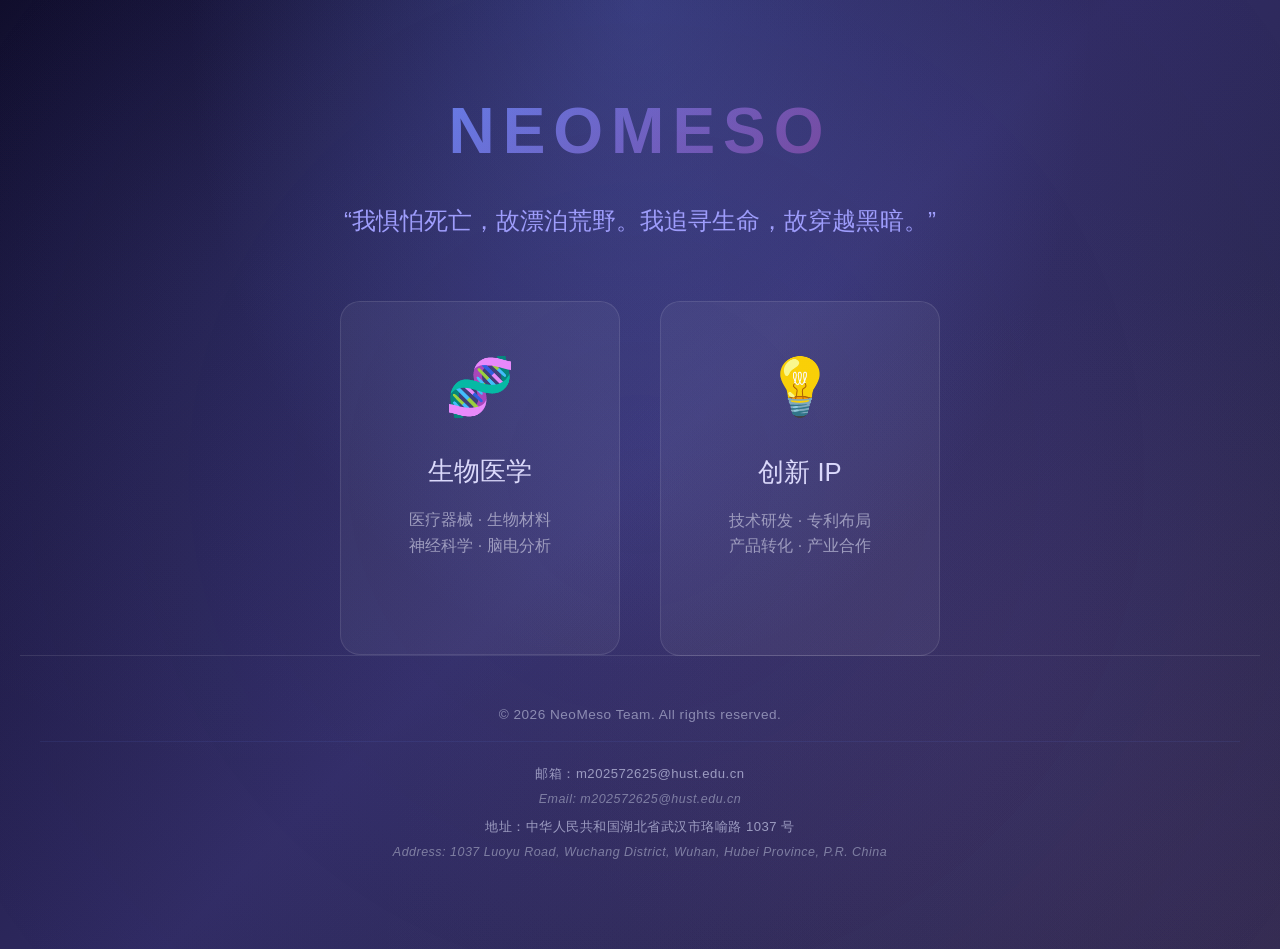
<file: index.html>
<!DOCTYPE html>
<html lang="zh-CN">
<head>
    <meta charset="UTF-8">
    <meta name="viewport" content="width=device-width, initial-scale=1.0">
    <title>NeoMeso - 智能新技术</title>
    <link rel="icon" href="resources/neomeso_logo.png" type="image/png">
    <link rel="stylesheet" href="css/common.css">
    <link rel="stylesheet" href="css/animations.css">
    <link rel="stylesheet" href="css/index.css">
</head>
<body>
    <div class="hero">
        <div class="logo">NEOMESO</div>
        <p class="tagline">“我惧怕死亡，故漂泊荒野。我追寻生命，故穿越黑暗。”</p>
        
        <div class="nav-cards">
            <a href="bioengineering.html" class="nav-card">
                <div class="nav-icon">🧬</div>
                <div class="nav-title">生物医学</div>
                <div class="nav-desc">医疗器械 · 生物材料<br>神经科学 · 脑电分析</div>
                <div class="nav-arrow">→ 了解更多</div>
            </a>
            
            <a href="ip.html" class="nav-card">
                <div class="nav-icon">💡</div>
                <div class="nav-title">创新 IP</div>
                <div class="nav-desc">技术研发 · 专利布局<br>产品转化 · 产业合作</div>
                <div class="nav-arrow">→ 了解更多</div>
            </a>
        </div>

        <div class="footer">
            <p>© 2026 NeoMeso Team. All rights reserved.</p>
            <div class="contact-info">
                <p>邮箱：m202572625@hust.edu.cn</p>
                <p class="en">Email: m202572625@hust.edu.cn</p>
                <p>地址：中华人民共和国湖北省武汉市珞喻路 1037 号</p>
                <p class="en">Address: 1037 Luoyu Road, Wuchang District, Wuhan, Hubei Province, P.R. China </p>
            </div>
        </div>
    </div>
    <script src="js/main.js"></script>
</body>
</html>
</file>
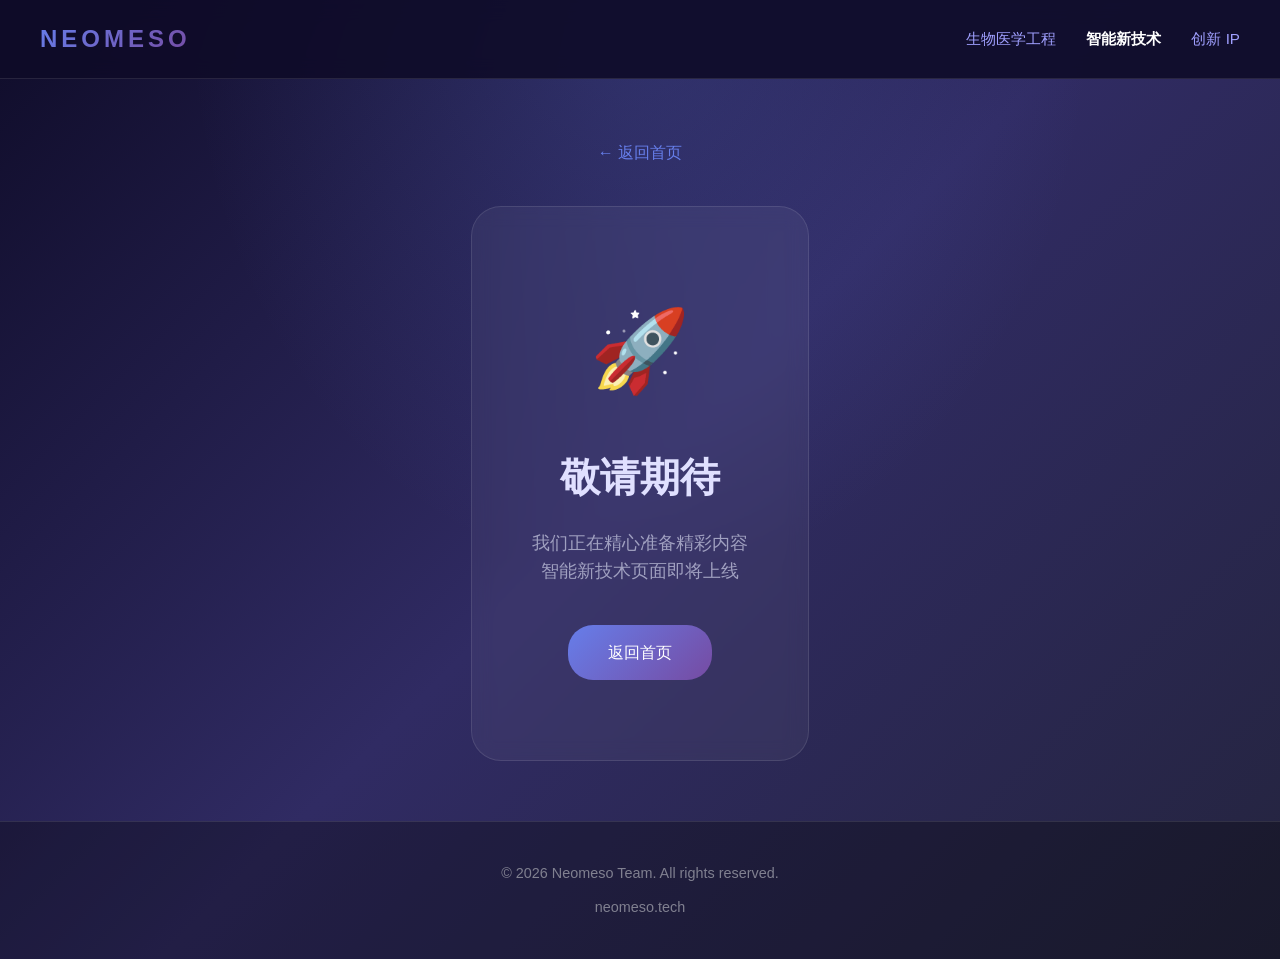
<file: ai.html>
<!DOCTYPE html>
<html lang="zh-CN">
<head>
    <meta charset="UTF-8">
    <meta name="viewport" content="width=device-width, initial-scale=1.0">
    <title>智能新技术 - Neomeso</title>
    <style>
        * {
            margin: 0;
            padding: 0;
            box-sizing: border-box;
        }

        body {
            font-family: 'Microsoft YaHei', 'PingFang SC', 'Segoe UI', sans-serif;
            background: linear-gradient(135deg, #0f0c29 0%, #302b63 50%, #24243e 100%);
            min-height: 100vh;
            color: #fff;
            line-height: 1.6;
        }

        .navbar {
            position: fixed;
            top: 0;
            left: 0;
            right: 0;
            background: rgba(15, 12, 41, 0.9);
            backdrop-filter: blur(10px);
            padding: 20px 40px;
            display: flex;
            justify-content: space-between;
            align-items: center;
            z-index: 1000;
            border-bottom: 1px solid rgba(255, 255, 255, 0.1);
        }

        .nav-logo {
            font-size: 1.5em;
            font-weight: bold;
            background: linear-gradient(135deg, #667eea 0%, #764ba2 100%);
            -webkit-background-clip: text;
            -webkit-text-fill-color: transparent;
            background-clip: text;
            text-decoration: none;
            letter-spacing: 4px;
        }

        .nav-links {
            display: flex;
            gap: 30px;
        }

        .nav-link {
            color: #a0a0ff;
            text-decoration: none;
            font-size: 0.95em;
            transition: color 0.3s ease;
        }

        .nav-link:hover {
            color: #fff;
        }

        .nav-link.active {
            color: #fff;
            font-weight: bold;
        }

        .hero {
            padding: 140px 20px 60px;
            text-align: center;
            background: radial-gradient(ellipse at top, rgba(102, 126, 234, 0.2) 0%, transparent 50%);
            min-height: 80vh;
            display: flex;
            flex-direction: column;
            justify-content: center;
            align-items: center;
        }

        .page-title {
            font-size: 3em;
            margin-bottom: 20px;
            background: linear-gradient(135deg, #667eea 0%, #764ba2 100%);
            -webkit-background-clip: text;
            -webkit-text-fill-color: transparent;
            background-clip: text;
            animation: fadeInDown 1s ease-out;
        }

        .page-subtitle {
            font-size: 1.3em;
            color: #a0a0ff;
            margin-bottom: 60px;
            animation: fadeInUp 1s ease-out 0.2s both;
        }

        .coming-soon {
            background: rgba(255, 255, 255, 0.05);
            backdrop-filter: blur(10px);
            border: 1px solid rgba(255, 255, 255, 0.1);
            border-radius: 30px;
            padding: 80px 60px;
            max-width: 600px;
            animation: fadeInUp 1s ease-out 0.4s both;
        }

        .coming-soon-icon {
            font-size: 5em;
            margin-bottom: 30px;
            animation: bounce 2s infinite;
        }

        .coming-soon-title {
            font-size: 2.5em;
            color: #e0e0ff;
            margin-bottom: 20px;
        }

        .coming-soon-desc {
            font-size: 1.1em;
            color: #a0a0c0;
            margin-bottom: 40px;
        }

        .notify-btn {
            background: linear-gradient(135deg, #667eea 0%, #764ba2 100%);
            color: white;
            border: none;
            padding: 15px 40px;
            border-radius: 25px;
            font-size: 1em;
            cursor: pointer;
            transition: all 0.3s ease;
            text-decoration: none;
            display: inline-block;
        }

        .notify-btn:hover {
            transform: translateY(-3px);
            box-shadow: 0 10px 30px rgba(102, 126, 234, 0.4);
        }

        .footer {
            background: rgba(0, 0, 0, 0.3);
            padding: 40px 20px;
            text-align: center;
            border-top: 1px solid rgba(255, 255, 255, 0.1);
            margin-top: auto;
        }

        .footer p {
            color: #808090;
            font-size: 0.9em;
        }

        .back-link {
            display: inline-block;
            margin-bottom: 40px;
            color: #667eea;
            text-decoration: none;
            font-size: 1em;
            transition: all 0.3s ease;
        }

        .back-link:hover {
            color: #a0a0ff;
            transform: translateX(-5px);
        }

        @keyframes fadeInDown {
            from {
                opacity: 0;
                transform: translateY(-30px);
            }
            to {
                opacity: 1;
                transform: translateY(0);
            }
        }

        @keyframes fadeInUp {
            from {
                opacity: 0;
                transform: translateY(30px);
            }
            to {
                opacity: 1;
                transform: translateY(0);
            }
        }

        @keyframes bounce {
            0%, 100% {
                transform: translateY(0);
            }
            50% {
                transform: translateY(-20px);
            }
        }

        @media (max-width: 768px) {
            .navbar {
                padding: 15px 20px;
                flex-direction: column;
                gap: 15px;
            }
            .nav-links {
                gap: 20px;
            }
            .page-title {
                font-size: 2em;
            }
            .coming-soon {
                padding: 60px 30px;
            }
            .coming-soon-title {
                font-size: 1.8em;
            }
            .coming-soon-icon {
                font-size: 3.5em;
            }
        }
    </style>
</head>
<body>
    <nav class="navbar">
        <a href="index.html" class="nav-logo">NEOMESO</a>
        <div class="nav-links">
            <a href="bioengineering.html" class="nav-link">生物医学工程</a>
            <a href="ai.html" class="nav-link active">智能新技术</a>
            <a href="ip.html" class="nav-link">创新 IP</a>
        </div>
    </nav>

    <div class="hero">
        <a href="index.html" class="back-link">← 返回首页</a>
        
        <div class="coming-soon">
            <div class="coming-soon-icon">🚀</div>
            <h1 class="coming-soon-title">敬请期待</h1>
            <p class="coming-soon-desc">
                我们正在精心准备精彩内容<br>
                智能新技术页面即将上线
            </p>
            <a href="index.html" class="notify-btn">返回首页</a>
        </div>
    </div>

    <footer class="footer">
        <p>© 2026 Neomeso Team. All rights reserved.</p>
        <p style="margin-top: 10px;">neomeso.tech</p>
    </footer>
</body>
</html>
</file>
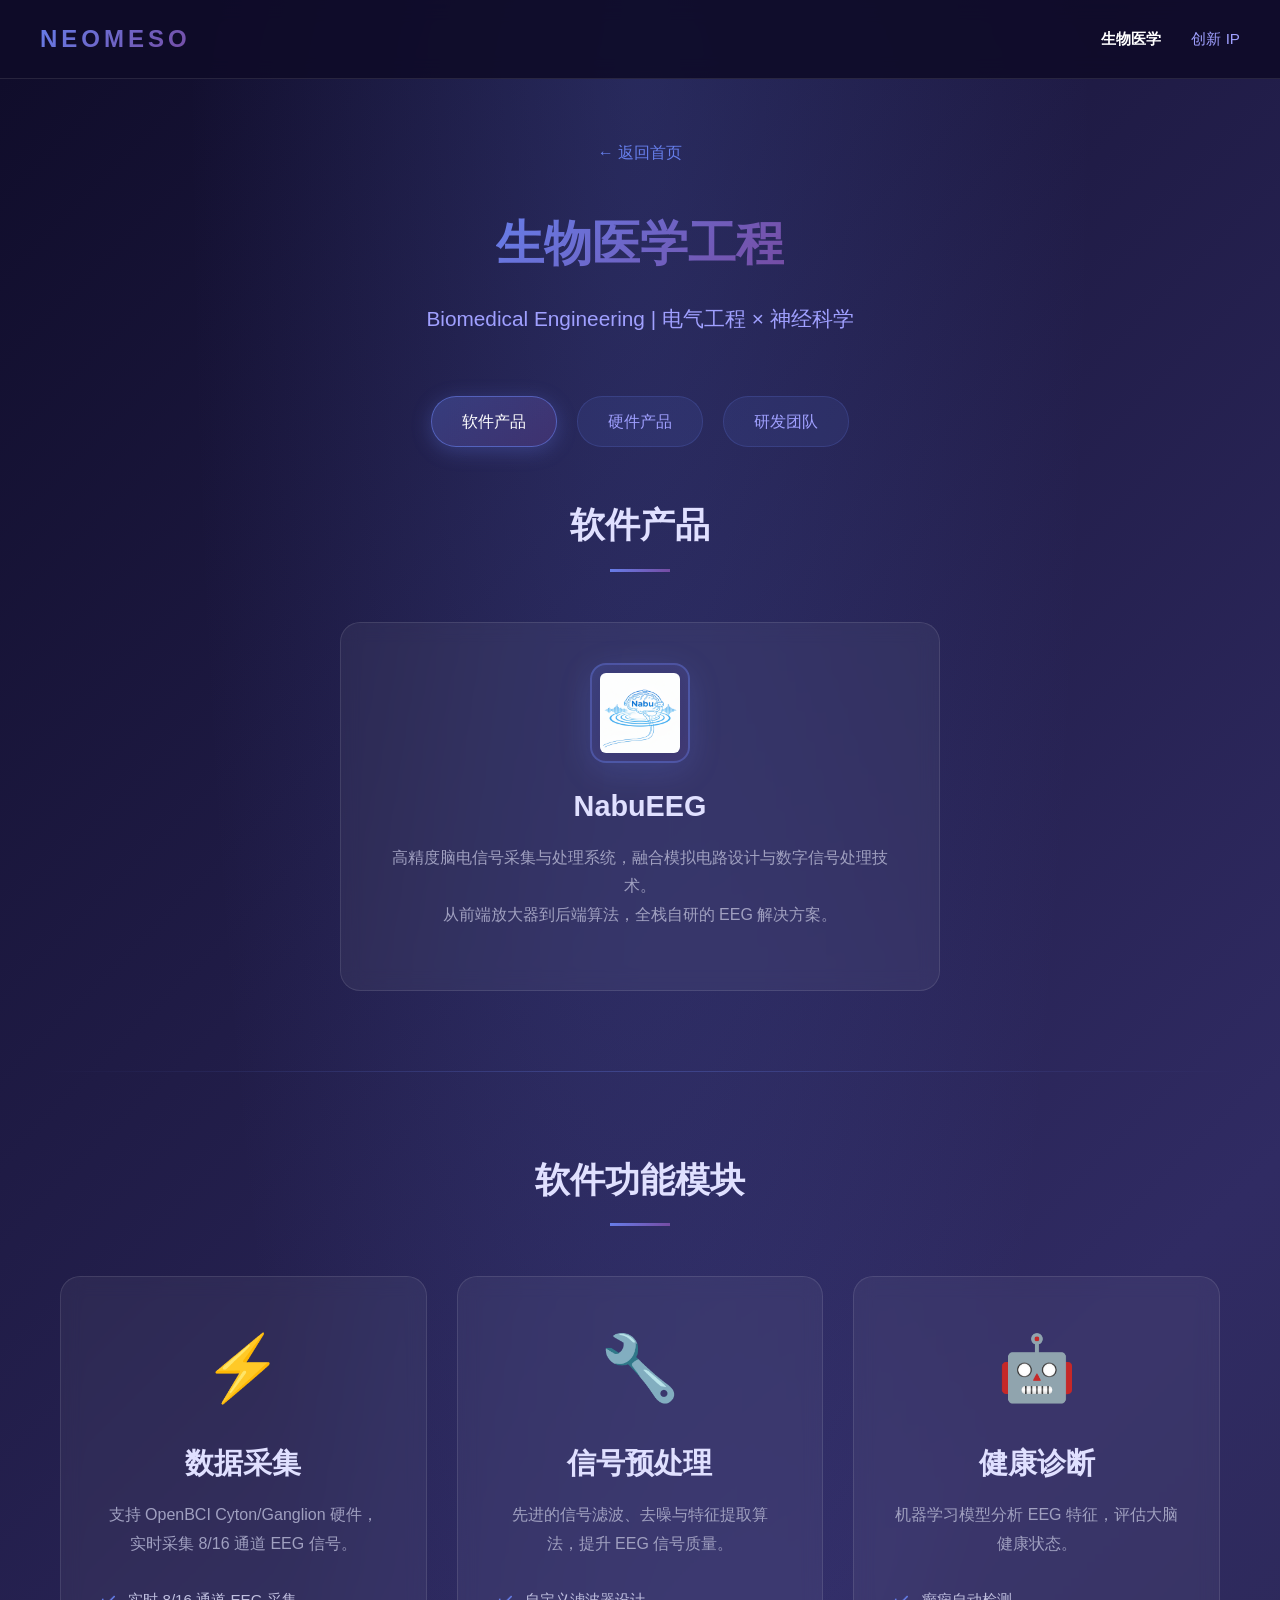
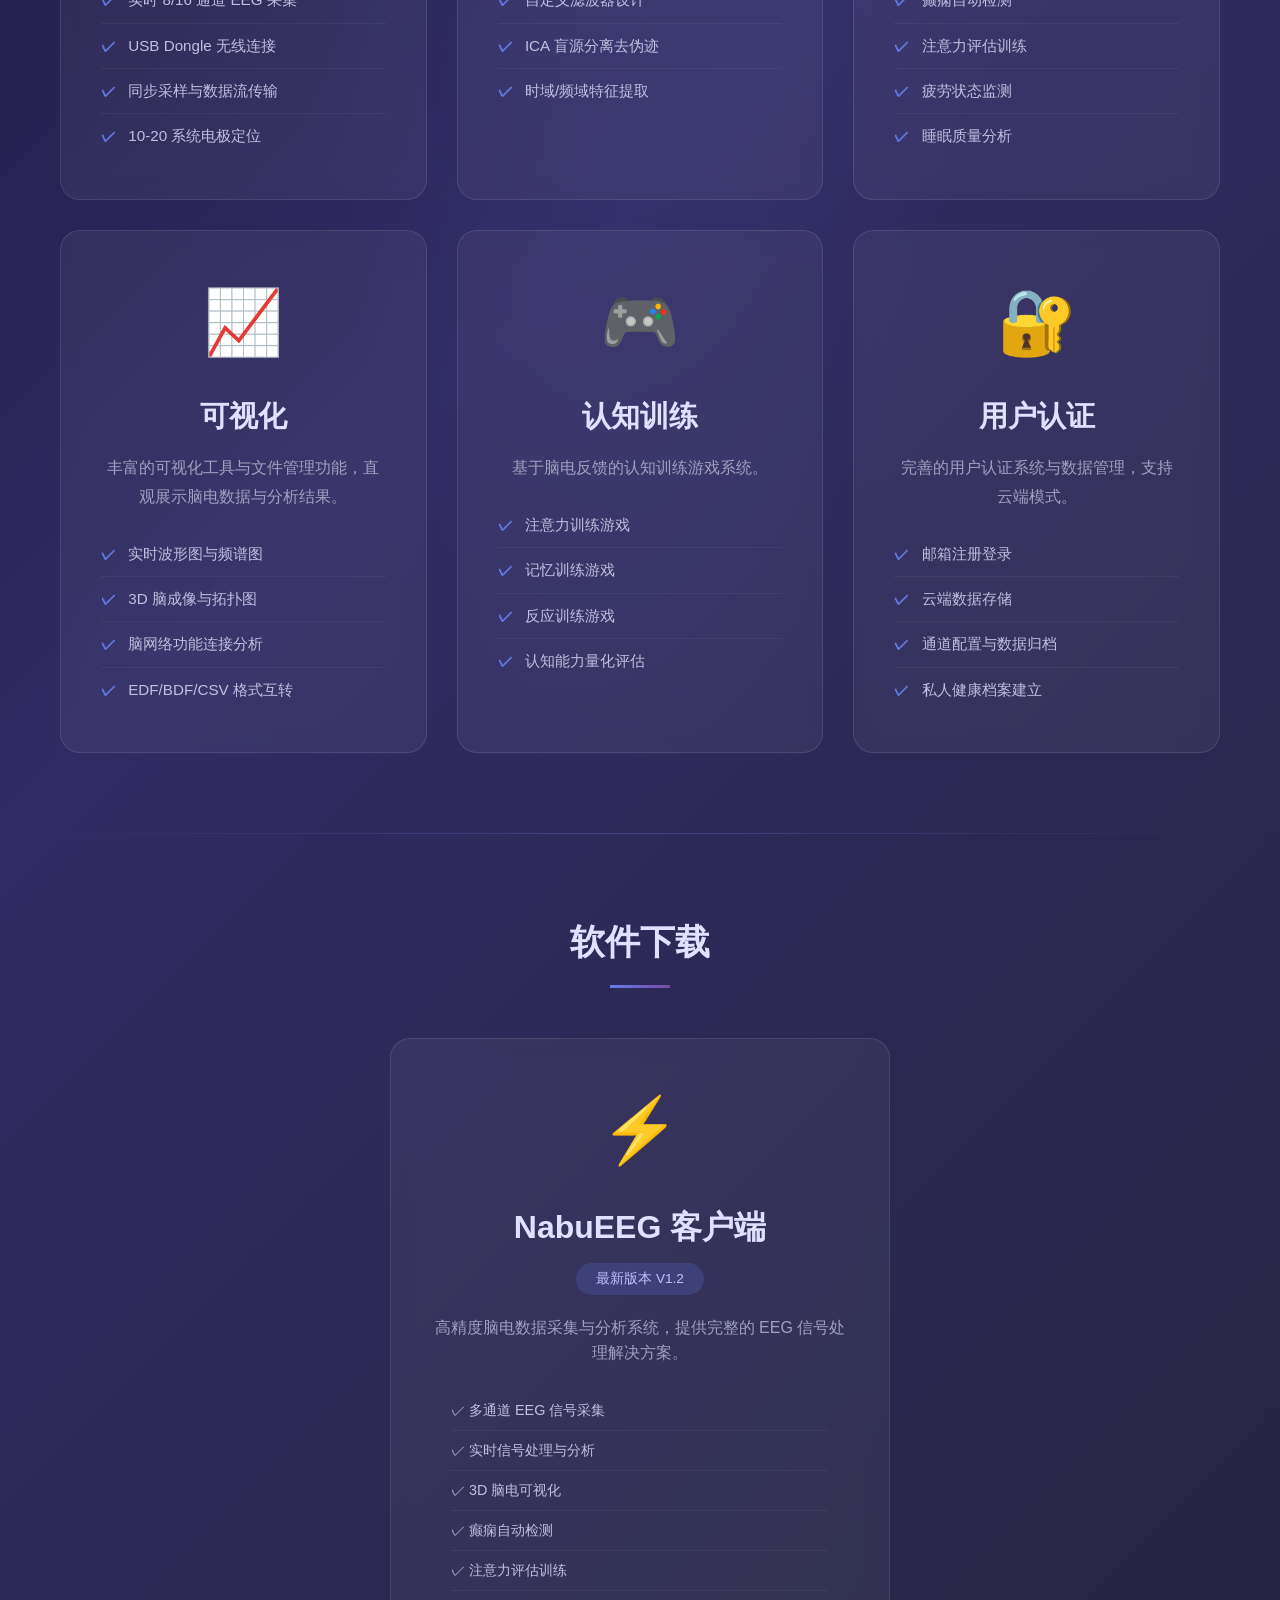
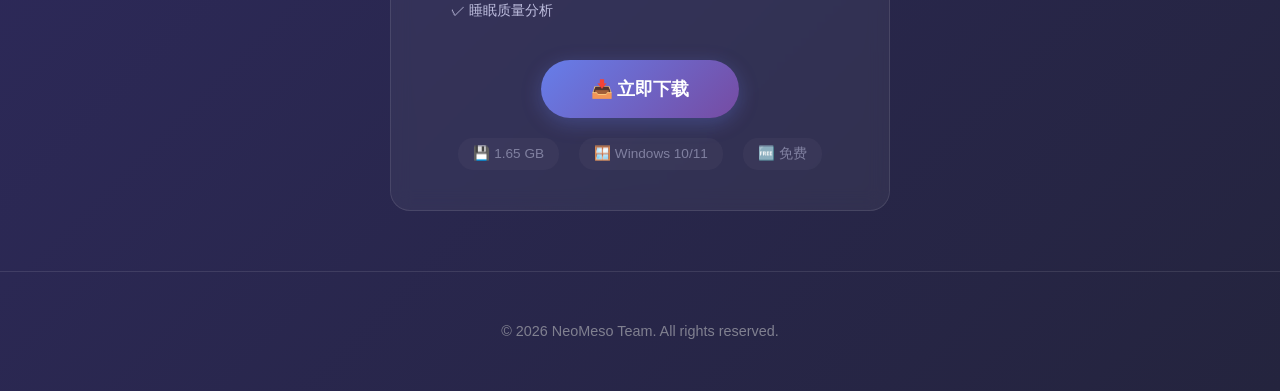
<file: bioengineering.html>
<!DOCTYPE html>
<html lang="zh-CN">
<head>
    <meta charset="UTF-8">
    <meta name="viewport" content="width=device-width, initial-scale=1.0">
    <title>生物医学工程 - NeoMeso</title>
    <link rel="icon" href="resources/neomeso_logo.png" type="image/png">
    <link rel="stylesheet" href="css/common.css">
    <link rel="stylesheet" href="css/animations.css">
    <link rel="stylesheet" href="css/bioengineering.css">
</head>
<body>
    <nav class="navbar">
        <a href="index.html" class="nav-logo">NEOMESO</a>
        <div class="nav-links">
            <a href="bioengineering.html" class="nav-link active">生物医学</a>
            <a href="ip.html" class="nav-link">创新 IP</a>
        </div>
    </nav>

    <div class="hero">
        <a href="index.html" class="back-link">← 返回首页</a>
        <h1 class="page-title">生物医学工程</h1>
        <p class="page-subtitle">Biomedical Engineering | 电气工程 × 神经科学</p>

        <!-- 次级导航菜单 -->
        <div class="sub-nav">
            <a href="#software" class="sub-nav-link active" data-section="software">软件产品</a>
            <a href="#hardware" class="sub-nav-link" data-section="hardware">硬件产品</a>
            <a href="#team" class="sub-nav-link" data-section="team">研发团队</a>
        </div>

        <!-- 软件产品区 -->
        <div id="software-section" class="content-section active">
            <h2 class="section-title">软件产品</h2>
            <div class="products-grid">
                <div class="product-card" style="grid-column: span 2; max-width: 600px; margin: 0 auto;">
                    <img src="resources/NabEEG_logo.png" alt="NabuEEG Logo" class="product-logo">
                    <h3 class="product-name">NabuEEG</h3>
                    <p class="product-desc">
                        高精度脑电信号采集与处理系统，融合模拟电路设计与数字信号处理技术。<br>
                        从前端放大器到后端算法，全栈自研的 EEG 解决方案。
                    </p>
                </div>
            </div>

            <div class="section-divider"></div>

            <!-- 功能模块区 -->
            <h2 class="section-title">软件功能模块</h2>
        <div class="products-grid">
            <div class="product-card">
                <div class="product-icon">⚡</div>
                <h3 class="product-name">数据采集</h3>
                <p class="product-desc">
                    支持 OpenBCI Cyton/Ganglion 硬件，实时采集 8/16 通道 EEG 信号。
                </p>
                <ul class="product-features">
                    <li>实时 8/16 通道 EEG 采集</li>
                    <li>USB Dongle 无线连接</li>
                    <li>同步采样与数据流传输</li>
                    <li>10-20 系统电极定位</li>
                </ul>
            </div>

            <div class="product-card">
                <div class="product-icon">🔧</div>
                <h3 class="product-name">信号预处理</h3>
                <p class="product-desc">
                    先进的信号滤波、去噪与特征提取算法，提升 EEG 信号质量。
                </p>
                <ul class="product-features">
                    <li>自定义滤波器设计</li>
                    <li>ICA 盲源分离去伪迹</li>
                    <li>时域/频域特征提取</li>
                </ul>
            </div>

            <div class="product-card">
                <div class="product-icon">🤖</div>
                <h3 class="product-name">健康诊断</h3>
                <p class="product-desc">
                    机器学习模型分析 EEG 特征，评估大脑健康状态。
                </p>
                <ul class="product-features">
                    <li>癫痫自动检测</li>
                    <li>注意力评估训练</li>
                    <li>疲劳状态监测</li>
                    <li>睡眠质量分析</li>
                </ul>
            </div>

            <div class="product-card">
                <div class="product-icon">📈</div>
                <h3 class="product-name">可视化</h3>
                <p class="product-desc">
                    丰富的可视化工具与文件管理功能，直观展示脑电数据与分析结果。
                </p>
                <ul class="product-features">
                    <li>实时波形图与频谱图</li>
                    <li>3D 脑成像与拓扑图</li>
                    <li>脑网络功能连接分析</li>
                    <li>EDF/BDF/CSV 格式互转</li>
                </ul>
            </div>

            <div class="product-card">
                <div class="product-icon">🎮</div>
                <h3 class="product-name">认知训练</h3>
                <p class="product-desc">
                    基于脑电反馈的认知训练游戏系统。
                </p>
                <ul class="product-features">
                    <li>注意力训练游戏</li>
                    <li>记忆训练游戏</li>
                    <li>反应训练游戏</li>
                    <li>认知能力量化评估</li>
                </ul>
            </div>

            <div class="product-card">
                <div class="product-icon">🔐</div>
                <h3 class="product-name">用户认证</h3>
                <p class="product-desc">
                    完善的用户认证系统与数据管理，支持云端模式。
                </p>
                <ul class="product-features">
                    <li>邮箱注册登录</li>
                    <li>云端数据存储</li>
                    <li>通道配置与数据归档</li>
                    <li>私人健康档案建立</li>
                </ul>
            </div>
        </div>

        <div class="section-divider"></div>

        <!-- 软件下载区 -->
        <h2 class="section-title">软件下载</h2>
        <div class="download-grid">
            <div class="download-card">
                <div class="download-icon">⚡</div>
                <h3 class="download-name">NabuEEG 客户端</h3>
                <p class="download-version">最新版本 V1.2</p>
                <p class="download-desc">
                    高精度脑电数据采集与分析系统，提供完整的 EEG 信号处理解决方案。
                </p>
                <ul class="download-features">
                    <li>✓ 多通道 EEG 信号采集</li>
                    <li>✓ 实时信号处理与分析</li>
                    <li>✓ 3D 脑电可视化</li>
                    <li>✓ 癫痫自动检测</li>
                    <li>✓ 注意力评估训练</li>
                    <li>✓ 睡眠质量分析</li>
                </ul>
                <a href="nabueeg-download.html" class="download-btn">
                    📥 立即下载
                </a>
                <div class="download-meta">
                    <span class="meta-item">💾 1.65 GB</span>
                    <span class="meta-item">🪟 Windows 10/11</span>
                    <span class="meta-item">🆓 免费</span>
                </div>
            </div>
        </div>
        </div>

        <!-- 硬件产品区 -->
        <div id="hardware-section" class="content-section">
            <h2 class="section-title">硬件产品</h2>
            <p class="section-intro">
                便携式经颅磁刺激系统，采用先进的线圈设计与电源管理技术，<br>
                为失眠、抑郁症等神经精神疾病提供非药物干预解决方案。
            </p>
            
            <div class="products-grid">
                <!-- 超紧凑磁刺激器 -->
                <div class="product-card">
                    <div class="product-icon">⚡</div>
                    <h3 class="product-name">超紧凑磁刺激器</h3>
                    <p class="product-desc">
                        便携式 TMS 功率系统，采用高压 DC/DC 模块与高效能量回收电路，支持电池供电。
                    </p>
                    <ul class="product-features">
                        <li>尺寸：20cm × 15cm × 10cm，重量＜2kg</li>
                        <li>基于 18V 锂电池供电的双有源桥（DAB）升降压拓扑</li>
                        <li>输出频率 1-40Hz 可调重复双向脉冲</li>
                        <li>峰值电流达 5kA，毫秒级快速充电</li>
                        <li>高密度储能电容模块，高效能量管理</li>
                        <li>支持无线操作，床边治疗/居家干预</li>
                    </ul>
                </div>

                <!-- 轻量化磁芯八字线圈 -->
                <div class="product-card">
                    <div class="product-icon">🔬</div>
                    <h3 class="product-name">轻量化磁芯八字线圈</h3>
                    <p class="product-desc">
                        基于逆变界元法（IBEM）逆向设计的定制化线圈，实现靶点精准刺激与能效最优化。
                    </p>
                    <ul class="product-features">
                        <li>尺寸：75mm × 50mm，重量约 2kg</li>
                        <li>双 T 型磁芯结构，HiFlux 合金粉末磁芯（μ=125）</li>
                        <li>矩形利兹线绕组设计，提升穿透深度与能量效率</li>
                        <li>最大磁通密度达 1.2Tesla</li>
                        <li>1100A 脉冲电流产生 97V/m 感应电场</li>
                        <li>半值深度 1.45cm，精准覆盖前额叶等关键区域</li>
                        <li>典型治疗模式温升＜8°C，无需主动散热</li>
                    </ul>
                </div>
            </div>

            <div class="section-divider"></div>

            <!-- 核心技术展示 -->
            <h2 class="section-title">核心技术优势</h2>
            <div class="tech-showcase">
                <div class="tech-item">
                    <div class="tech-icon">🔋</div>
                    <h4>高效便携式储能与脉冲电源技术</h4>
                    <p>
                        创新采用双有源桥（DAB）升降压拓扑，在电池电压下实现高效能量变换。
                        储能电容毫秒级快速充电，支持最高 40Hz 频率输出，为可穿戴 TMS 治疗提供稳定、安全、便携的能量基础。
                    </p>
                </div>

                <div class="tech-item">
                    <div class="tech-icon">️🌙</div>
                    <h4>多物理场仿真优化与静音设计</h4>
                    <p>
                        通过多物理场仿真优化结构布局，典型治疗模式（1Hz，20min）下温升低于 8°C。
                        无需风扇或液冷等主动散热装置，实现静音、免维护的家用体验，保障长期运行可靠性。
                    </p>
                </div>

                <div class="tech-item">
                    <div class="tech-icon">🏠</div>
                    <h4>便携化与居家医疗场景突破</h4>
                    <p>
                        整体系统重量＜4kg，支持电池供电、无线操作。
                        打破传统 TMS 设备笨重、固定、依赖市电的局限，推动神经调控技术向基层医疗、社区康复和家庭健康场景延伸。
                    </p>
                </div>
            </div>

            <div class="section-divider"></div>

            <!-- 产品规格参数 -->
            <h2 class="section-title">产品规格参数</h2>
            <div class="specs-table">
                <table>
                    <thead>
                        <tr>
                            <th>参数项目</th>
                            <th>规格指标</th>
                        </tr>
                    </thead>
                    <tbody>
                        <tr>
                            <td>磁刺激器尺寸</td>
                            <td>20cm × 15cm × 10cm</td>
                        </tr>
                        <tr>
                            <td>磁刺激器重量</td>
                            <td>＜2kg</td>
                        </tr>
                        <tr>
                            <td>线圈尺寸</td>
                            <td>75mm × 50mm</td>
                        </tr>
                        <tr>
                            <td>线圈重量</td>
                            <td>约 2kg</td>
                        </tr>
                        <tr>
                            <td>供电方式</td>
                            <td>18V 锂电池供电</td>
                        </tr>
                        <tr>
                            <td>输出脉冲频率</td>
                            <td>1-40Hz 可调</td>
                        </tr>
                        <tr>
                            <td>峰值输出电流</td>
                            <td>5kA</td>
                        </tr>
                        <tr>
                            <td>最大磁通密度</td>
                            <td>1.2 Tesla</td>
                        </tr>
                        <tr>
                            <td>感应电场强度</td>
                            <td>97 V/m @ 1100A</td>
                        </tr>
                        <tr>
                            <td>半值深度</td>
                            <td>1.45 cm</td>
                        </tr>
                        <tr>
                            <td>温升控制</td>
                            <td>＜8°C (1Hz, 20min)</td>
                        </tr>
                        <tr>
                            <td>通信方式</td>
                            <td>USB Dongle 无线连接</td>
                        </tr>
                    </tbody>
                </table>
            </div>

            <div class="section-divider"></div>

            <!-- 制造与质量控制 -->
            <h2 class="section-title">制造工艺与质量控制</h2>
            <div class="manufacturing-grid">
                <div class="manufacturing-card">
                    <h4>🔌 电源模块制造</h4>
                    <p>电路板 PCB 打印与元器件焊接（嘉立创 JLCPCB）→ 外壳定制（伟创力 WEdirekt）→ 组装测试（宏电子 HONTEC）</p>
                </div>
                <div class="manufacturing-card">
                    <h4>🧲 线圈模块制造</h4>
                    <p>线圈绕制与绝缘处理（华磁电子）→ 磁芯加工与装配（深圳磁研）→ 整体封装与测试校准（精测电子）</p>
                </div>
                <div class="manufacturing-card">
                    <h4>✅ 质量控制体系</h4>
                    <p>符合 ISO 13485 医疗设备质量管理体系标准，全流程质量监控，关键控制点检测，最终出货检验</p>
                </div>
            </div>

            <div class="section-divider"></div>

            <!-- 产品购买 -->
            <h2 class="section-title">产品购买</h2>
            <div class="purchase-section">
                <div class="purchase-container">
                    <div class="purchase-card">
                        <div class="purchase-icon">🛒</div>
                        <h3>便携经颅磁刺激器</h3>
                        <p class="purchase-desc">
                            创新便携式设计，支持居家使用<br>
                            无线操作，电池供电，轻便安全
                        </p>
                        <a href="#" class="buy-btn" onclick="showContactModal(event)">立即购买</a>
                    </div>

                    <div class="purchase-features">
                        <div class="feature-item">
                            <div class="feature-icon">🔋</div>
                            <div class="feature-text">
                                <h4>长续航电池</h4>
                                <p>18V 锂电池，支持多次治疗</p>
                            </div>
                        </div>
                        <div class="feature-item">
                            <div class="feature-icon">📱</div>
                            <div class="feature-text">
                                <h4>智能控制</h4>
                                <p>USB Dongle 无线连接，便捷操作</p>
                            </div>
                        </div>
                        <div class="feature-item">
                            <div class="feature-icon">🛡️</div>
                            <div class="feature-text">
                                <h4>安全保障</h4>
                                <p>符合医疗设备安全标准</p>
                            </div>
                        </div>
                        <div class="feature-item">
                            <div class="feature-icon">📦</div>
                            <div class="feature-text">
                                <h4>全国包邮</h4>
                                <p>免费配送，售后无忧</p>
                            </div>
                        </div>
                    </div>
                </div>
            </div>
        </div>

        <!-- 团队介绍区 -->
        <div id="team-section" class="content-section">
        <h2 class="section-title" id="team">研发团队</h2>
        <div class="team-section">
            
            <!-- 团队介绍卡片 -->
            <div class="team-container">
                <div class="team-card">
                    <div class="team-icon">⚡🧠</div>
                    <h2 class="team-name">NabuNeuro</h2>
                    <p class="team-slogan">工程思维 × 神经科学 × 技术创新</p>
                    <p class="team-desc">
                        由电气工程师与神经科学家组成的跨学科研发团队，<br>
                        融合电子工程、信号处理与脑科学，开发创新的神经科技解决方案。<br>
                        用工程思维探索大脑奥秘，以技术创新推动脑科学发展。
                    </p>
                    
                    <div class="team-mission">
                        <h3 class="mission-title">🎯 我们的使命</h3>
                        <p class="mission-text">
                            通过自主研发的高精度脑电采集与分析技术，降低神经科学研究门槛，<br>
                            让脑机接口技术走进更多实验室和应用场景。
                        </p>
                    </div>

                    <div class="team-tech">
                        <h3 class="tech-section-title">🔬 核心技术领域</h3>
                        <div class="tech-tags">
                            <span class="tech-tag">🧠 脑机接口</span>
                            <span class="tech-tag">📊 神经信号处理</span>
                            <span class="tech-tag">⚡ 电路设计</span>
                            <span class="tech-tag">💻 嵌入式系统</span>
                            <span class="tech-tag">🔬 生物电信号</span>
                            <span class="tech-tag">🎯 神经调控技术</span>
                            <span class="tech-tag">🤖 机器学习</span>
                            <span class="tech-tag">📈 数据可视化</span>
                        </div>
                    </div>

                    <div class="team-stats">
                        <div class="stat-item">
                            <span class="stat-number">5+</span>
                            <span class="stat-label">年研发经验</span>
                        </div>
                        <div class="stat-item">
                            <span class="stat-number">10+</span>
                            <span class="stat-label">项核心技术</span>
                        </div>
                        <div class="stat-item">
                            <span class="stat-number">100+</span>
                            <span class="stat-label">服务用户</span>
                        </div>
                    </div>
                </div>
            </div>

            <!-- 分割线 -->
            <div class="section-divider"></div>

            <!-- 团队动态 -->
            <div class="team-news-section">
                <h2 class="section-title">团队动态</h2>
                <div class="news-container">
                    <div class="news-grid">
                        <div class="news-card">
                            <div class="news-date">2026-03</div>
                            <h3 class="news-title">NabuEEG V1.2 版本发布</h3>
                            <p class="news-desc">新增实时信号处理模块，优化 3D 可视化分析功能，提升用户体验。</p>
                        </div>
                        <div class="news-card">
                            <div class="news-date">2026-02</div>
                            <h3 class="news-title">技术创新突破</h3>
                            <p class="news-desc">成功研发新一代高精度脑电信号采集技术，信噪比提升 30%。</p>
                        </div>
                        <div class="news-card">
                            <div class="news-date">2026-01</div>
                            <h3 class="news-title">用户突破 100+</h3>
                            <p class="news-desc">感谢广大科研工作者的信任与支持，我们将继续提供更优质的产品和服务。</p>
                        </div>
                    </div>
                </div>
            </div>

            <!-- 分割线 -->
            <div class="section-divider"></div>

            <!-- 团队成员 -->
            <div class="team-members-section">
                <h2 class="section-title">团队成员</h2>
                <div class="members-container">
                    <div class="members-grid">
                        <div class="member-card">
                            <div class="member-avatar">👩‍</div>
                            <h3 class="member-name">黄俊卿</h3>
                            <p class="member-role">创始人 & CEO</p>
                            <p class="member-desc">电气工程专业硕士</p>
                        </div>
                        <div class="member-card">
                            <div class="member-avatar">👩‍</div>
                            <h3 class="member-name">焦丽鑫</h3>
                                <p class="member-role">首席科学家</p>
                                <p class="member-desc">电气工程专业硕士</p>
                            </div>
                            <div class="member-card">
                                <div class="member-avatar">👩</div>
                                <h3 class="member-name">钱婧怡</h3>
                                <p class="member-role">技术总监</p>
                                <p class="member-desc">电气工程专业硕士</p>
                            </div>
                            <div class="member-card">
                                <div class="member-avatar">👩</div>
                                <h3 class="member-name">李苗苗</h3>
                                <p class="member-role">硬件负责人</p>
                                <p class="member-desc">电气工程专业硕士</p>
                            </div>
                        </div>
                    </div>
                </div>
            </div>
        </div>
        </div>
    </div>

    <footer class="footer">
        <p>© 2026 NeoMeso Team. All rights reserved.</p>
    </footer>

    <!-- 联系方式弹窗 -->
    <div id="contact-modal" class="modal">
        <div class="modal-content">
            <span class="modal-close" onclick="closeContactModal()">&times;</span>
            <div class="modal-icon">📧</div>
            <h2 class="modal-title">联系我们</h2>
            <p class="modal-desc">如需购买产品或咨询详情，请通过以下方式联系我们：</p>
            <div class="contact-info">
                <div class="contact-item">
                    <div class="contact-icon">📱</div>
                    <div class="contact-text">
                        <h4>微信 / 电话</h4>
                        <p>+86 182 6288 7656</p>
                    </div>
                </div>
                <div class="contact-item">
                    <div class="contact-icon">📧</div>
                    <div class="contact-text">
                        <h4>电子邮箱</h4>
                        <p>m202572625@hust.edu.cn</p>
                    </div>
                </div>
                <div class="contact-item">
                    <div class="contact-icon">💬</div>
                    <div class="contact-text">
                        <h4>在线咨询</h4>
                        <p>工作日 9:00-18:00</p>
                    </div>
                </div>
            </div>
            <button class="modal-btn" onclick="closeContactModal()">我知道了</button>
        </div>
    </div>

    <script>
        // 次级导航菜单切换功能
        document.querySelectorAll('.sub-nav-link').forEach(link => {
            link.addEventListener('click', function(e) {
                e.preventDefault();
                
                // 获取目标部分
                const targetId = this.getAttribute('data-section');
                
                // 移除所有激活状态
                document.querySelectorAll('.sub-nav-link').forEach(l => l.classList.remove('active'));
                document.querySelectorAll('.content-section').forEach(section => {
                    section.classList.remove('active');
                });
                
                // 添加当前激活状态
                this.classList.add('active');
                document.getElementById(`${targetId}-section`).classList.add('active');
            });
        });

        // 联系方式弹窗功能
        function showContactModal(event) {
            event.preventDefault();
            const modal = document.getElementById('contact-modal');
            modal.style.display = 'flex';
            setTimeout(() => {
                modal.querySelector('.modal-content').style.opacity = '1';
                modal.querySelector('.modal-content').style.transform = 'translateY(0)';
            }, 10);
        }

        function closeContactModal() {
            const modal = document.getElementById('contact-modal');
            modal.querySelector('.modal-content').style.opacity = '0';
            modal.querySelector('.modal-content').style.transform = 'translateY(-50px)';
            setTimeout(() => {
                modal.style.display = 'none';
            }, 300);
        }

        // 点击弹窗外部关闭
        window.onclick = function(event) {
            const modal = document.getElementById('contact-modal');
            if (event.target === modal) {
                closeContactModal();
            }
        }
    </script>
    <script src="js/main.js"></script>
</body>
</html>
</file>
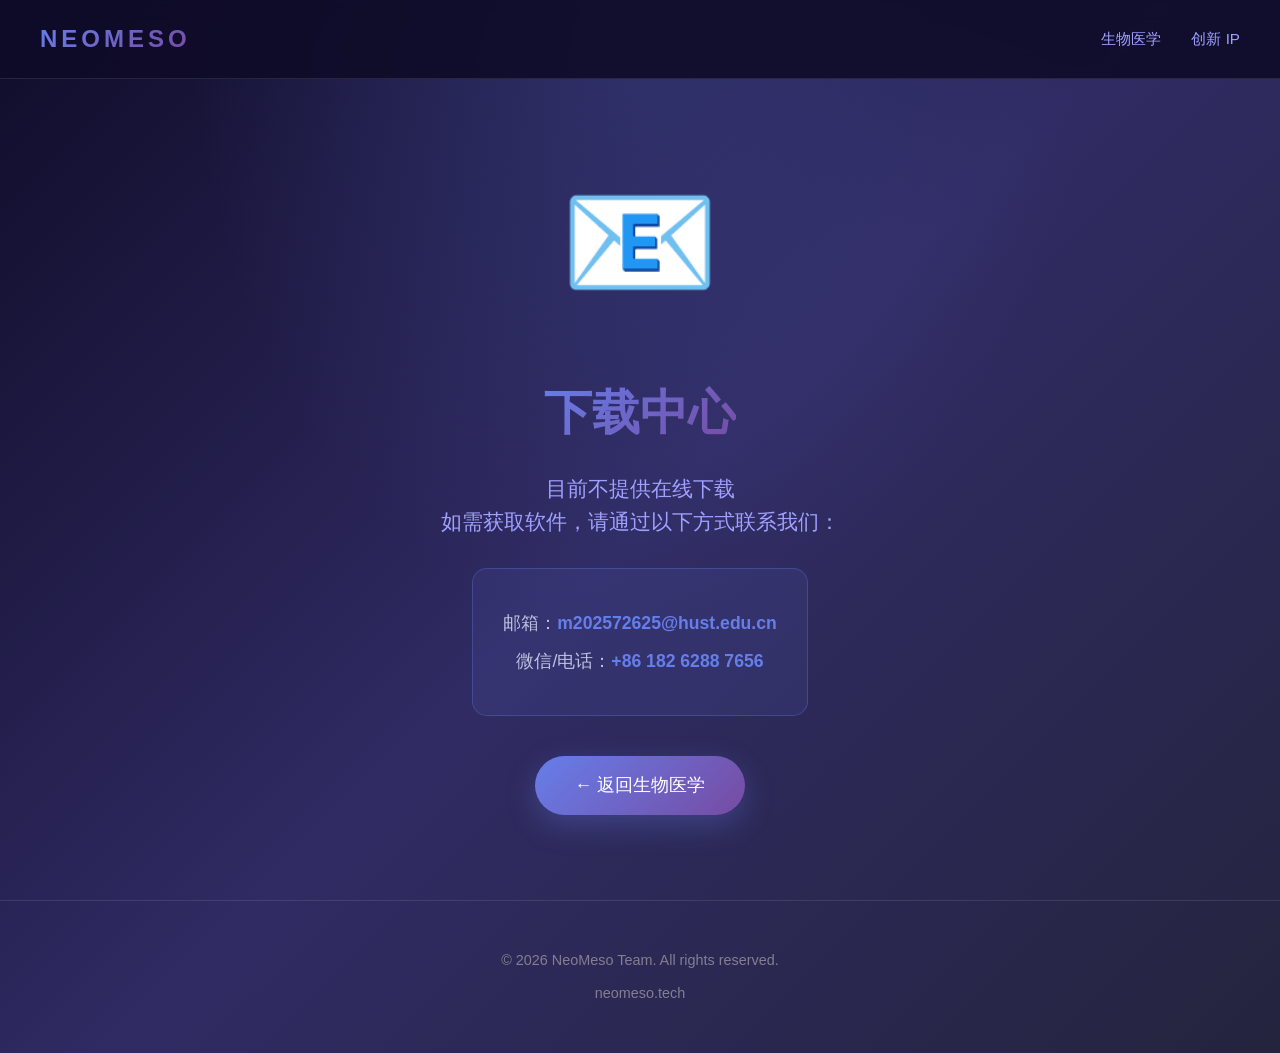
<file: download.html>
<!DOCTYPE html>
<html lang="zh-CN">
<head>
    <meta charset="UTF-8">
    <meta name="viewport" content="width=device-width, initial-scale=1.0">
    <title>下载中心 - NeoMeso</title>
    <link rel="icon" href="resources/neomeso_logo.png" type="image/png">
    <link rel="stylesheet" href="css/common.css">
    <link rel="stylesheet" href="css/animations.css">
    <link rel="stylesheet" href="css/download.css">
</head>
<body>
    <nav class="navbar">
        <a href="index.html" class="nav-logo">NEOMESO</a>
        <div class="nav-links">
            <a href="bioengineering.html" class="nav-link">生物医学</a>
            <a href="ip.html" class="nav-link">创新 IP</a>
        </div>
    </nav>

    <div class="hero">
        <div class="coming-soon-container">
            <div class="coming-soon-icon">📧</div>
            <h1 class="coming-soon-title">下载中心</h1>
            <p class="coming-soon-desc">
                目前不提供在线下载<br>
                如需获取软件，请通过以下方式联系我们：
            </p>
            <div class="contact-info-box">
                <p>邮箱：<strong>m202572625@hust.edu.cn</strong></p>
                <p>微信/电话：<strong>+86 182 6288 7656</strong></p>
            </div>
            <a href="bioengineering.html" class="back-btn">← 返回生物医学</a>
        </div>
    </div>

    <footer class="footer">
        <p>© 2026 NeoMeso Team. All rights reserved.</p>
        <p style="margin-top: 10px;">neomeso.tech</p>
    </footer>
    <script src="js/main.js"></script>
</body>
</html>
</file>
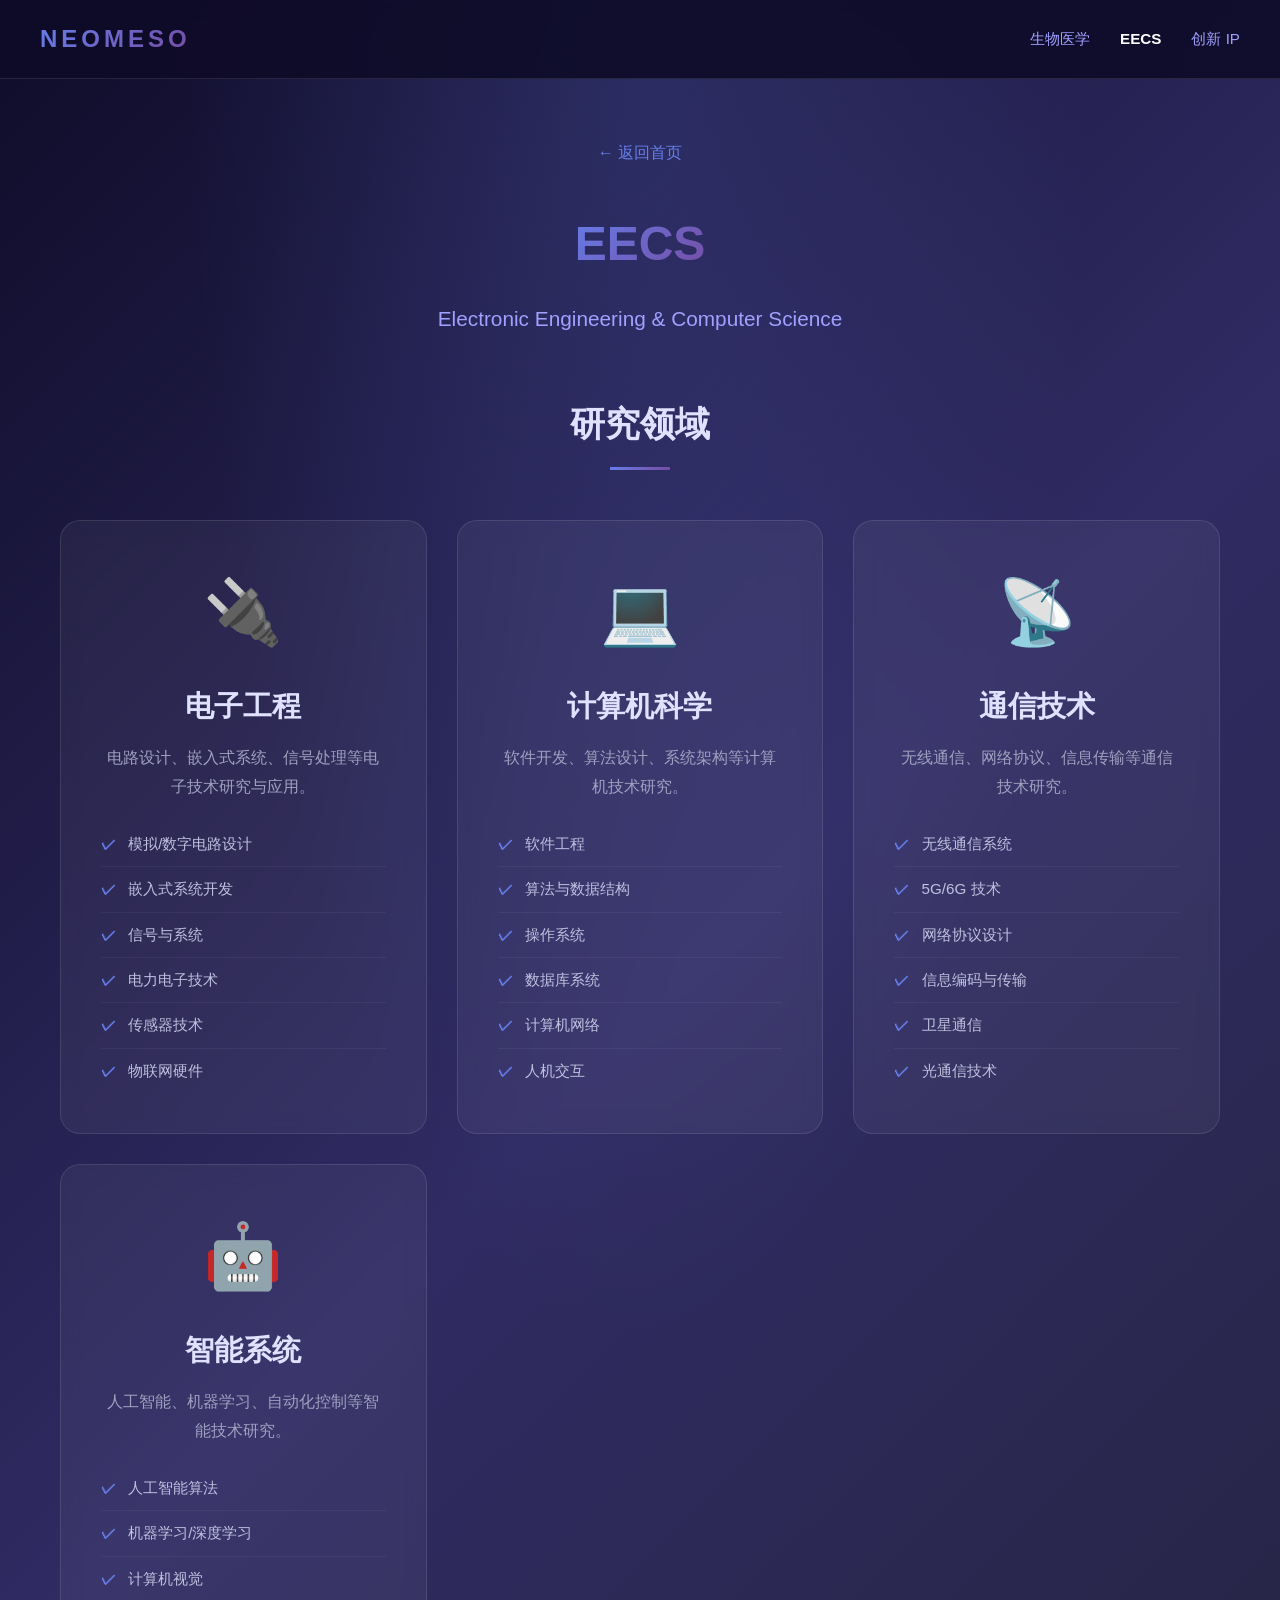
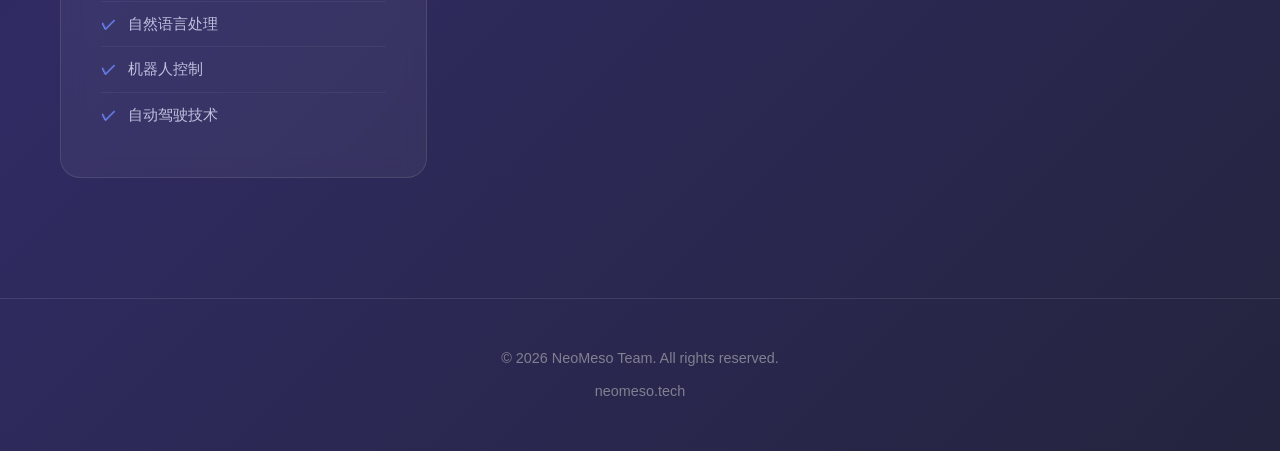
<file: eecs.html>
<!DOCTYPE html>
<html lang="zh-CN">
<head>
    <meta charset="UTF-8">
    <meta name="viewport" content="width=device-width, initial-scale=1.0">
    <title>EECS - NeoMeso</title>
    <link rel="icon" href="resources/neomeso_logo.png" type="image/png">
    <link rel="stylesheet" href="css/common.css">
    <link rel="stylesheet" href="css/animations.css">
    <link rel="stylesheet" href="css/eecs.css">
</head>
<body>
    <nav class="navbar">
        <a href="index.html" class="nav-logo">NEOMESO</a>
        <div class="nav-links">
            <a href="bioengineering.html" class="nav-link">生物医学</a>
            <a href="eecs.html" class="nav-link active">EECS</a>
            <a href="ip.html" class="nav-link">创新 IP</a>
        </div>
    </nav>

    <div class="hero">
        <a href="index.html" class="back-link">← 返回首页</a>
        <h1 class="page-title">EECS</h1>
        <p class="page-subtitle">Electronic Engineering & Computer Science</p>

        <h2 class="section-title">研究领域</h2>
        <div class="fields-grid">
            <div class="field-card">
                <div class="field-icon">🔌</div>
                <h3 class="field-name">电子工程</h3>
                <p class="field-desc">
                    电路设计、嵌入式系统、信号处理等电子技术研究与应用。
                </p>
                <ul class="field-list">
                    <li>模拟/数字电路设计</li>
                    <li>嵌入式系统开发</li>
                    <li>信号与系统</li>
                    <li>电力电子技术</li>
                    <li>传感器技术</li>
                    <li>物联网硬件</li>
                </ul>
            </div>

            <div class="field-card">
                <div class="field-icon">💻</div>
                <h3 class="field-name">计算机科学</h3>
                <p class="field-desc">
                    软件开发、算法设计、系统架构等计算机技术研究。
                </p>
                <ul class="field-list">
                    <li>软件工程</li>
                    <li>算法与数据结构</li>
                    <li>操作系统</li>
                    <li>数据库系统</li>
                    <li>计算机网络</li>
                    <li>人机交互</li>
                </ul>
            </div>

            <div class="field-card">
                <div class="field-icon">📡</div>
                <h3 class="field-name">通信技术</h3>
                <p class="field-desc">
                    无线通信、网络协议、信息传输等通信技术研究。
                </p>
                <ul class="field-list">
                    <li>无线通信系统</li>
                    <li>5G/6G 技术</li>
                    <li>网络协议设计</li>
                    <li>信息编码与传输</li>
                    <li>卫星通信</li>
                    <li>光通信技术</li>
                </ul>
            </div>

            <div class="field-card">
                <div class="field-icon">🤖</div>
                <h3 class="field-name">智能系统</h3>
                <p class="field-desc">
                    人工智能、机器学习、自动化控制等智能技术研究。
                </p>
                <ul class="field-list">
                    <li>人工智能算法</li>
                    <li>机器学习/深度学习</li>
                    <li>计算机视觉</li>
                    <li>自然语言处理</li>
                    <li>机器人控制</li>
                    <li>自动驾驶技术</li>
                </ul>
            </div>
        </div>
    </div>

    <footer class="footer">
        <p>© 2026 NeoMeso Team. All rights reserved.</p>
        <p style="margin-top: 10px;">neomeso.tech</p>
    </footer>
    <script src="js/main.js"></script>
</body>
</html>
</file>
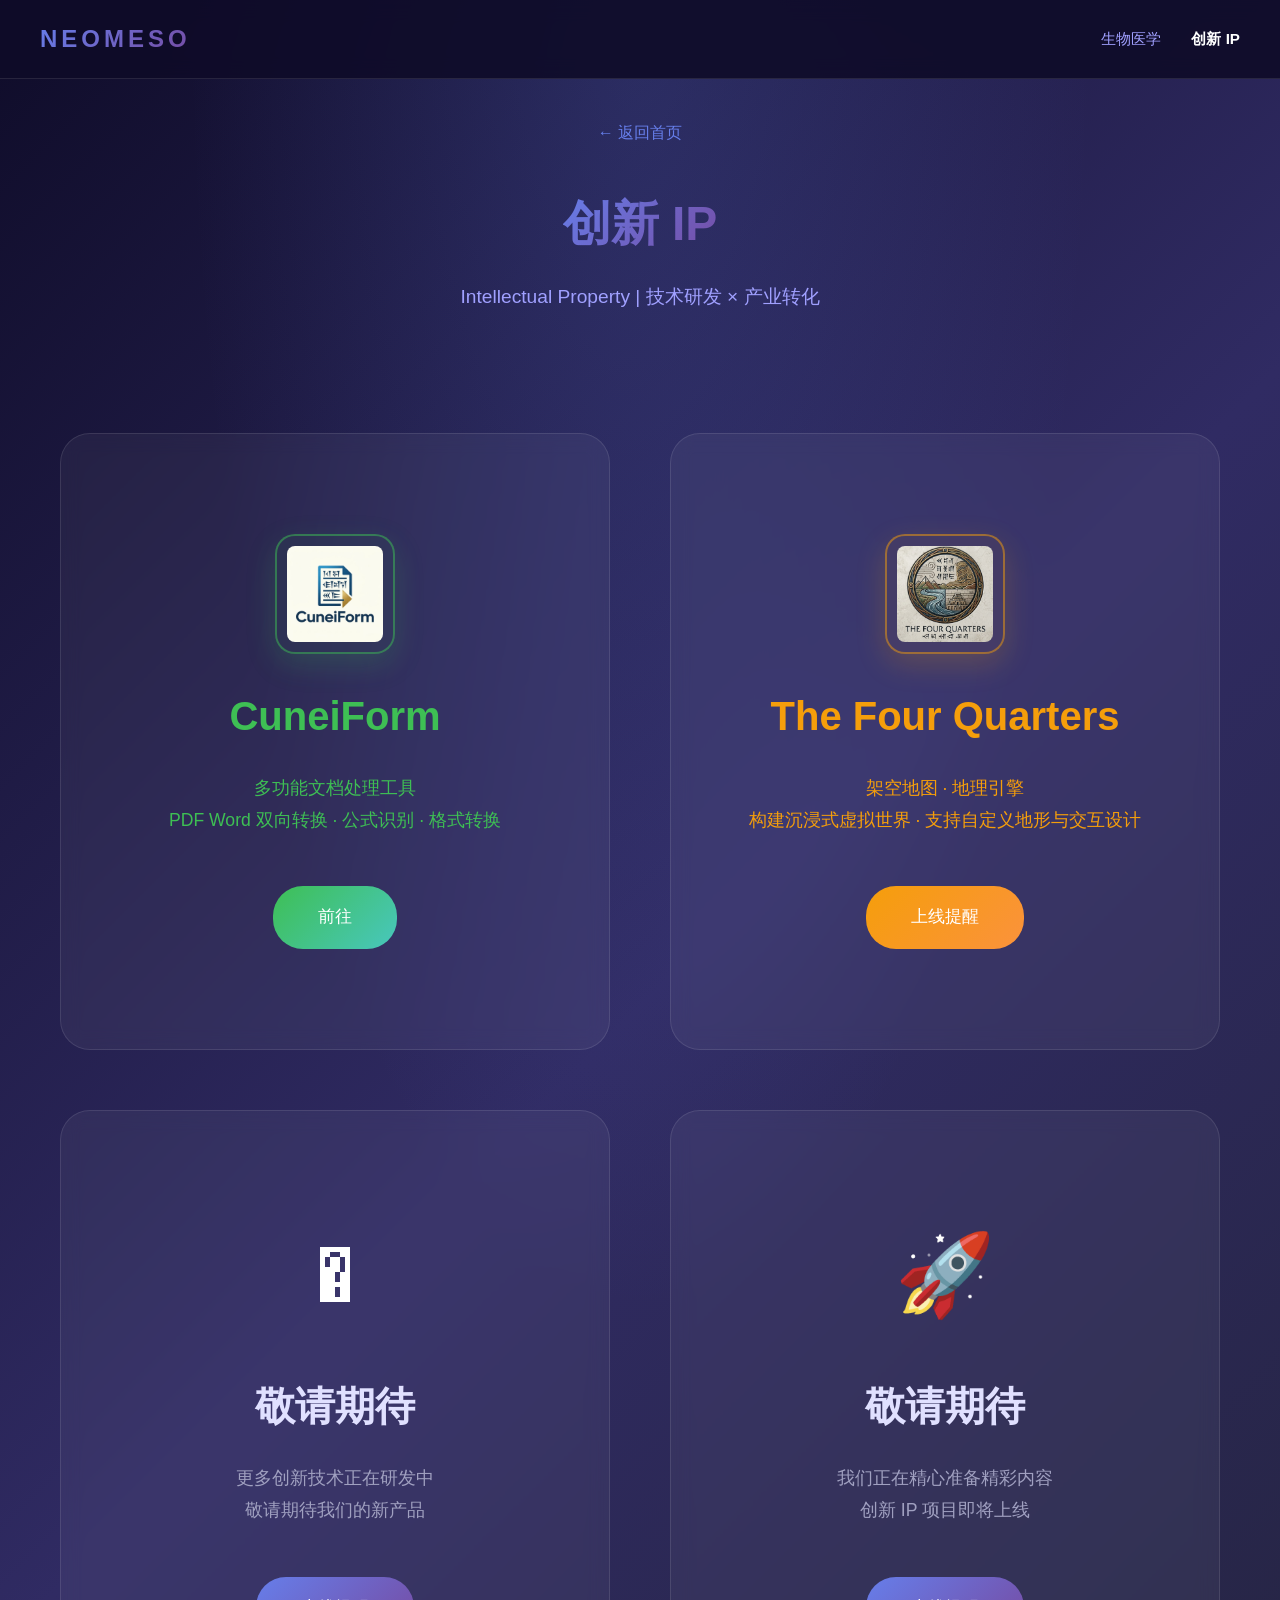
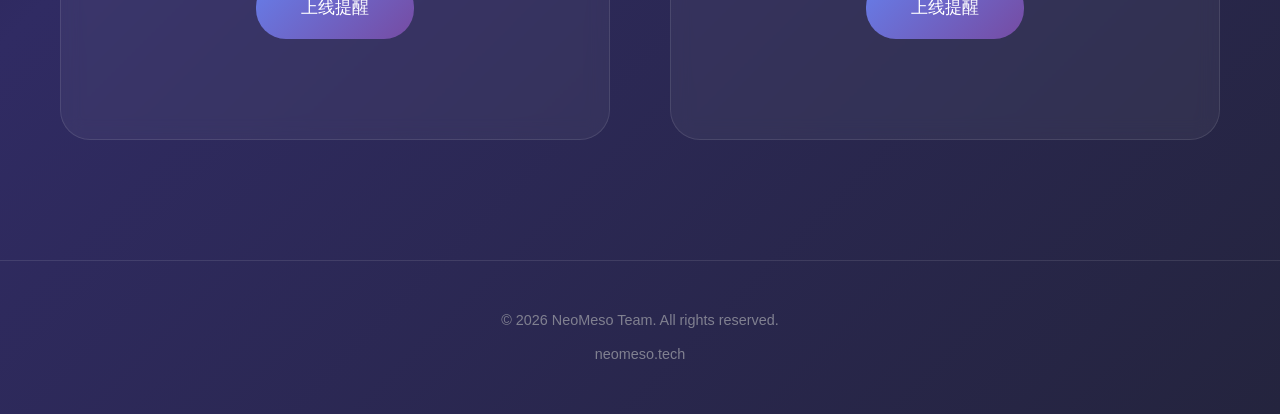
<file: ip.html>
<!DOCTYPE html>
<html lang="zh-CN">
<head>
    <meta charset="UTF-8">
    <meta name="viewport" content="width=device-width, initial-scale=1.0">
    <title>创新 IP - NeoMeso</title>
    <link rel="icon" href="resources/neomeso_logo.png" type="image/png">
    <link rel="stylesheet" href="css/common.css">
    <link rel="stylesheet" href="css/animations.css">
    <link rel="stylesheet" href="css/ip.css">
</head>
<body>
    <nav class="navbar">
        <a href="index.html" class="nav-logo">NEOMESO</a>
        <div class="nav-links">
            <a href="bioengineering.html" class="nav-link">生物医学</a>
            <a href="ip.html" class="nav-link active">创新 IP</a>
        </div>
    </nav>

    <div class="hero">
        <a href="index.html" class="back-link">← 返回首页</a>
        <h1 class="page-title">创新 IP</h1>
        <p class="page-subtitle">Intellectual Property | 技术研发 × 产业转化</p>
        
        <!-- CuneiForm -->
        <div class="coming-soon-container">
            <!-- 第一行：CuneiForm -->
            <div class="coming-soon cuneiform-card">
                <img src="resources/CuneiForm_logo.jpg" alt="CuneiForm Logo" class="cuneiform-logo">
                <h1 class="coming-soon-title">CuneiForm</h1>
                <p class="coming-soon-desc">
                    多功能文档处理工具<br>
                    PDF Word 双向转换 · 公式识别 · 格式转换
                </p>
                <a href="download.html" class="notify-btn">前往</a>
            </div>

            <!-- 第一行：The Four Quarters -->
            <div class="coming-soon four-quarters-card">
                <img src="resources/the_four_quarters_logo.png" alt="The Four Quarters Logo" class="four-quarters-logo">
                <h1 class="coming-soon-title">The Four Quarters</h1>
                <p class="coming-soon-desc">
                    架空地图 · 地理引擎<br>
                    构建沉浸式虚拟世界 · 支持自定义地形与交互设计
                </p>
                <a href="index.html" class="notify-btn">上线提醒</a>
            </div>

            <!-- 第二行：敬请期待 1 -->
            <div class="coming-soon">
                <div class="coming-soon-icon">�</div>
                <h1 class="coming-soon-title">敬请期待</h1>
                <p class="coming-soon-desc">
                    更多创新技术正在研发中<br>
                    敬请期待我们的新产品
                </p>
                <a href="index.html" class="notify-btn">上线提醒</a>
            </div>

            <!-- 第二行：敬请期待 2 -->
            <div class="coming-soon">
                <div class="coming-soon-icon">🚀</div>
                <h1 class="coming-soon-title">敬请期待</h1>
                <p class="coming-soon-desc">
                    我们正在精心准备精彩内容<br>
                    创新 IP 项目即将上线
                </p>
                <a href="index.html" class="notify-btn">上线提醒</a>
            </div>
        </div>
    </div>

    <footer class="footer">
        <p>© 2026 NeoMeso Team. All rights reserved.</p>
        <p style="margin-top: 10px;">neomeso.tech</p>
    </footer>
    <script src="js/main.js"></script>
</body>
</html>
</file>
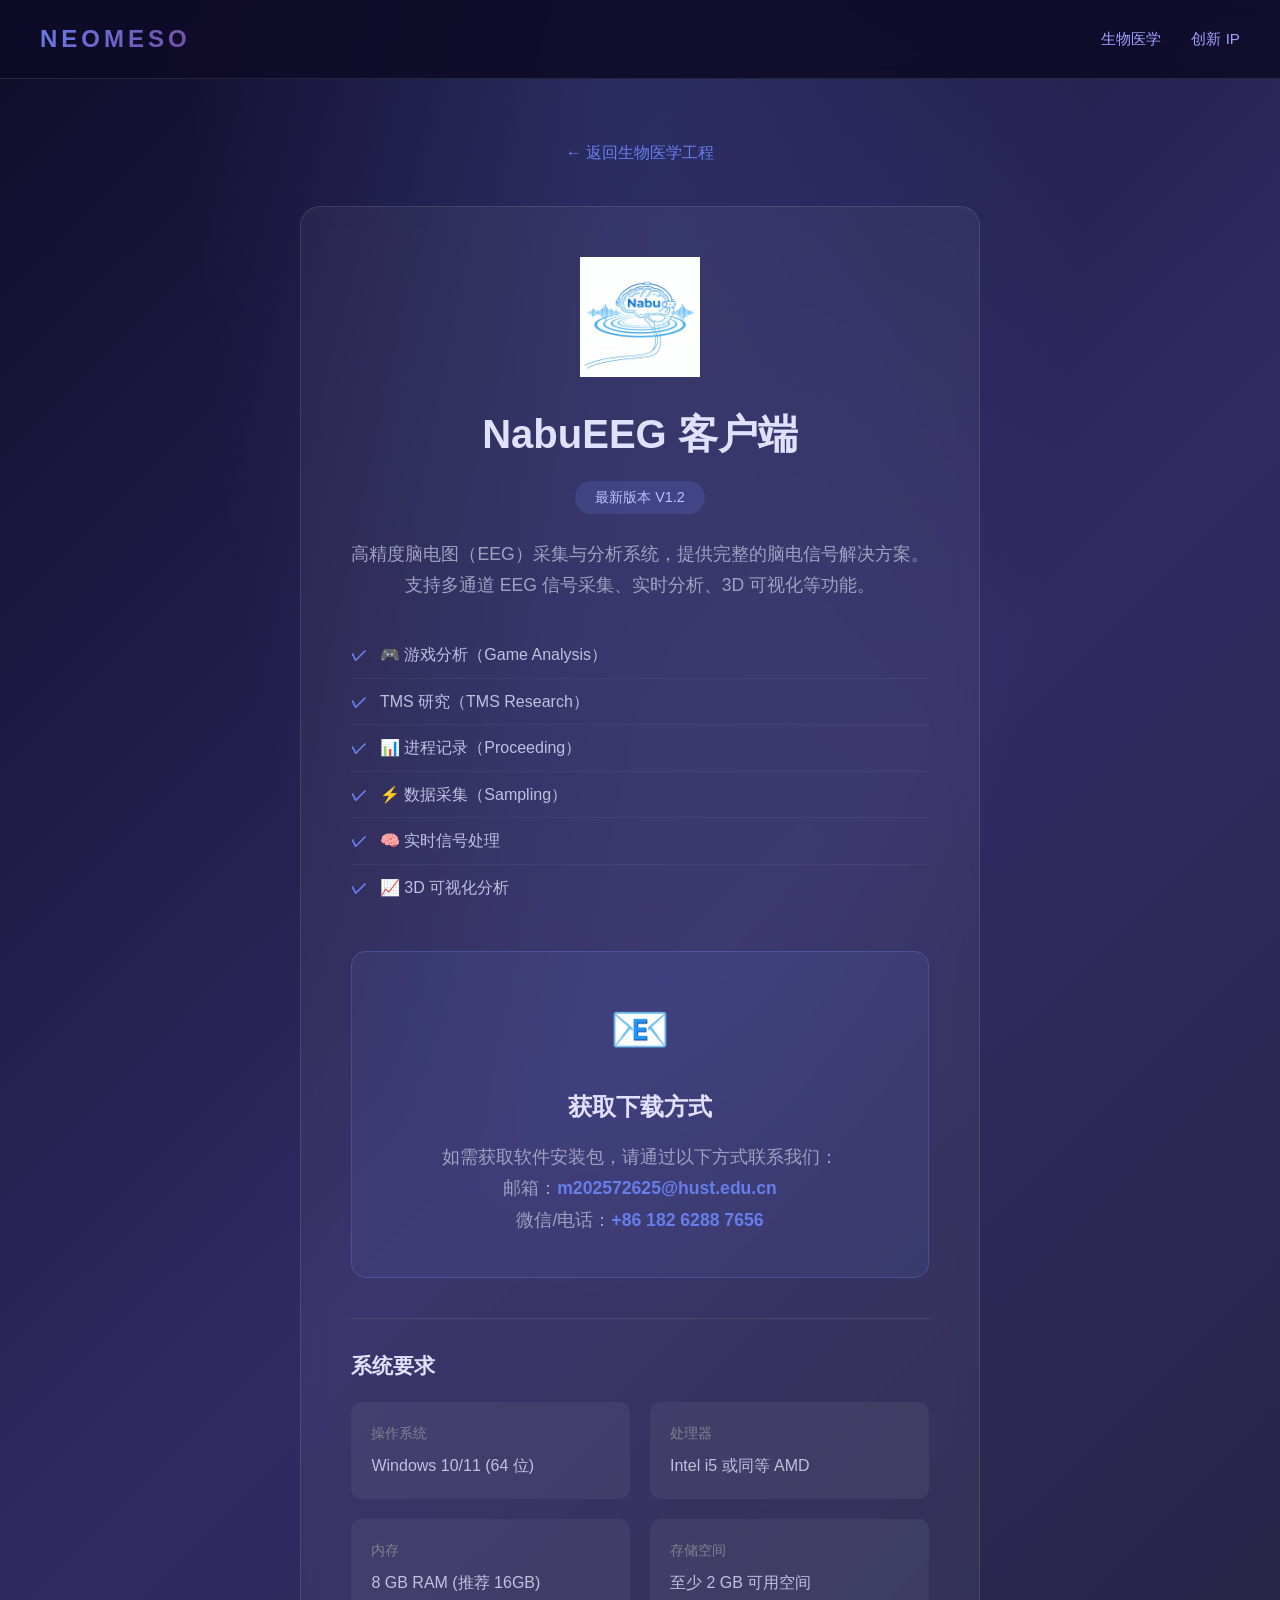
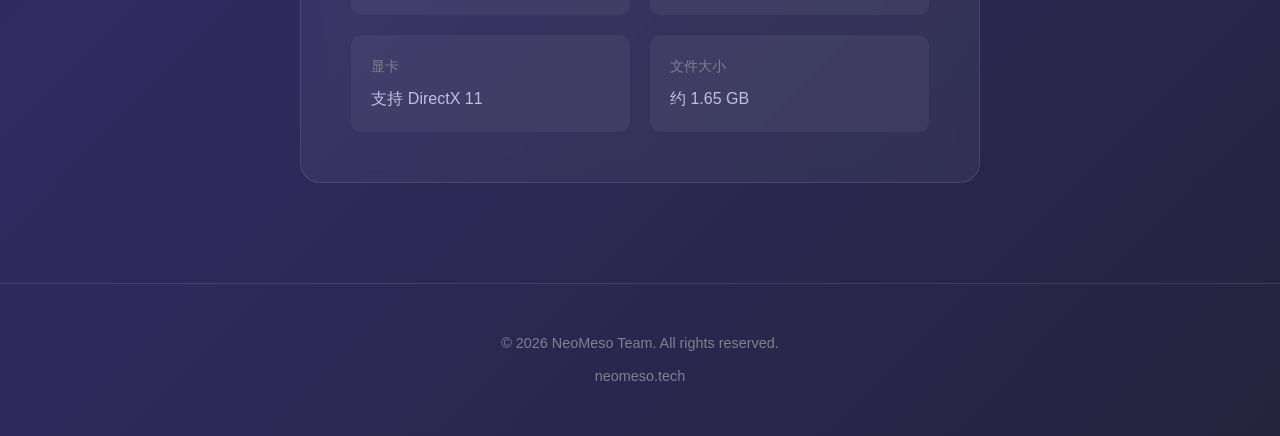
<file: nabueeg-download.html>
<!DOCTYPE html>
<html lang="zh-CN">
<head>
    <meta charset="UTF-8">
    <meta name="viewport" content="width=device-width, initial-scale=1.0">
    <title>NabuEEG 下载 - NeoMeso</title>
    <link rel="icon" href="resources/neomeso_logo.png" type="image/png">
    <link rel="stylesheet" href="css/common.css">
    <link rel="stylesheet" href="css/animations.css">
    <link rel="stylesheet" href="css/nabueeg-download.css">
</head>
<body>
    <nav class="navbar">
        <a href="index.html" class="nav-logo">NEOMESO</a>
        <div class="nav-links">
            <a href="bioengineering.html" class="nav-link">生物医学</a>
            <a href="ip.html" class="nav-link">创新 IP</a>
        </div>
    </nav>

    <div class="hero">
        <a href="bioengineering.html" class="back-link">← 返回生物医学工程</a>
        
        <div class="download-container">
            <div class="download-card">
                <img src="resources/NabEEG_logo.png" alt="NabuEEG Logo" class="app-logo">
                <h1 class="app-name">NabuEEG 客户端</h1>
                <span class="app-version">最新版本 V1.2</span>
                <p class="app-desc">
                    高精度脑电图（EEG）采集与分析系统，提供完整的脑电信号解决方案。<br>
                    支持多通道 EEG 信号采集、实时分析、3D 可视化等功能。
                </p>

                <ul class="features-list">
                    <li>🎮 游戏分析（Game Analysis）</li>
                    <li> TMS 研究（TMS Research）</li>
                    <li>📊 进程记录（Proceeding）</li>
                    <li>⚡ 数据采集（Sampling）</li>
                    <li>🧠 实时信号处理</li>
                    <li>📈 3D 可视化分析</li>
                </ul>

                <div class="contact-notice">
                    <div class="notice-icon">📧</div>
                    <h3 class="notice-title">获取下载方式</h3>
                    <p class="notice-desc">
                        如需获取软件安装包，请通过以下方式联系我们：<br>
                        邮箱：<strong>m202572625@hust.edu.cn</strong><br>
                        微信/电话：<strong>+86 182 6288 7656</strong>
                    </p>
                </div>

                <div class="download-info">
                    <h3 class="info-title">系统要求</h3>
                    <div class="info-grid">
                        <div class="info-item">
                            <div class="info-label">操作系统</div>
                            <div class="info-value">Windows 10/11 (64 位)</div>
                        </div>
                        <div class="info-item">
                            <div class="info-label">处理器</div>
                            <div class="info-value">Intel i5 或同等 AMD</div>
                        </div>
                        <div class="info-item">
                            <div class="info-label">内存</div>
                            <div class="info-value">8 GB RAM (推荐 16GB)</div>
                        </div>
                        <div class="info-item">
                            <div class="info-label">存储空间</div>
                            <div class="info-value">至少 2 GB 可用空间</div>
                        </div>
                        <div class="info-item">
                            <div class="info-label">显卡</div>
                            <div class="info-value">支持 DirectX 11</div>
                        </div>
                        <div class="info-item">
                            <div class="info-label">文件大小</div>
                            <div class="info-value">约 1.65 GB</div>
                        </div>
                    </div>
                </div>
            </div>
        </div>
    </div>

    <footer class="footer">
        <p>© 2026 NeoMeso Team. All rights reserved.</p>
        <p style="margin-top: 10px;">neomeso.tech</p>
    </footer>
    <script src="js/main.js"></script>
</body>
</html>
</file>
<file: css/common.css>
/* 
 * NeoMeso - 公共样式表
 * 版本：1.0
 * 最后更新：2026-03-23
 * 说明：所有页面共享的公共样式
 */

/* ==================== CSS 变量 ==================== */
:root {
    /* 主题颜色 */
    --color-primary: #667eea;
    --color-primary-dark: #764ba2;
    --color-secondary: #a0a0ff;
    --color-text: #fff;
    --color-text-muted: #a0a0c0;
    --color-text-light: #c0c0e0;
    --color-text-heading: #e0e0ff;
    --color-text-dim: #808090;
    
    /* 背景颜色 */
    --bg-gradient-start: #0f0c29;
    --bg-gradient-mid: #302b63;
    --bg-gradient-end: #24243e;
    
    /* 玻璃态效果 */
    --glass-bg: rgba(255, 255, 255, 0.05);
    --glass-bg-hover: rgba(255, 255, 255, 0.08);
    --glass-border: rgba(255, 255, 255, 0.1);
    --glass-border-hover: rgba(102, 126, 234, 0.5);
    --glass-blur: 10px;
    
    /* 阴影 */
    --shadow-sm: 0 4px 20px rgba(102, 126, 234, 0.3);
    --shadow-md: 0 10px 30px rgba(102, 126, 234, 0.3);
    --shadow-lg: 0 20px 60px rgba(102, 126, 234, 0.3);
    --shadow-xl: 0 15px 40px rgba(102, 126, 234, 0.4);
    
    /* 间距 */
    --spacing-xs: 10px;
    --spacing-sm: 20px;
    --spacing-md: 30px;
    --spacing-lg: 40px;
    --spacing-xl: 60px;
    
    /* 圆角 */
    --radius-sm: 15px;
    --radius-md: 20px;
    --radius-lg: 25px;
    --radius-xl: 30px;
    
    /* 字体 */
    --font-family: 'Microsoft YaHei', 'PingFang SC', 'Segoe UI', sans-serif;
    
    /* 过渡 */
    --transition-fast: 0.3s ease;
    --transition-normal: 0.5s ease;
    --transition-slow: 1s ease-out;
}

/* ==================== 全局样式 ==================== */
* {
    margin: 0;
    padding: 0;
    box-sizing: border-box;
}

body {
    font-family: var(--font-family);
    background: linear-gradient(135deg, var(--bg-gradient-start) 0%, var(--bg-gradient-mid) 50%, var(--bg-gradient-end) 100%);
    min-height: 100vh;
    color: var(--color-text);
    line-height: 1.6;
    overflow-x: hidden;
}

/* ==================== 导航栏 ==================== */
.navbar {
    position: fixed;
    top: 0;
    left: 0;
    right: 0;
    background: rgba(15, 12, 41, 0.9);
    backdrop-filter: blur(10px);
    padding: 20px 40px;
    display: flex;
    justify-content: space-between;
    align-items: center;
    z-index: 1000;
    border-bottom: 1px solid rgba(255, 255, 255, 0.1);
}

.nav-logo {
    font-size: 1.5em;
    font-weight: bold;
    background: linear-gradient(135deg, var(--color-primary) 0%, var(--color-primary-dark) 100%);
    -webkit-background-clip: text;
    -webkit-text-fill-color: transparent;
    background-clip: text;
    text-decoration: none;
    letter-spacing: 4px;
}

.nav-links {
    display: flex;
    gap: 30px;
}

.nav-link {
    color: var(--color-secondary);
    text-decoration: none;
    font-size: 0.95em;
    transition: color var(--transition-fast);
}

.nav-link:hover {
    color: var(--color-text);
}

.nav-link.active {
    color: var(--color-text);
    font-weight: bold;
}

/* ==================== 通用 Hero 区域 ==================== */
.hero {
    min-height: 100vh;
    display: flex;
    flex-direction: column;
    align-items: center;
    text-align: center;
    position: relative;
}

/* ==================== 页面标题 ==================== */
.page-title {
    font-size: 3em;
    margin-bottom: 20px;
    background: linear-gradient(135deg, var(--color-primary) 0%, var(--color-primary-dark) 100%);
    -webkit-background-clip: text;
    -webkit-text-fill-color: transparent;
    background-clip: text;
}

.page-subtitle {
    font-size: 1.3em;
    color: var(--color-secondary);
    margin-bottom: 60px;
}

/* ==================== 返回链接 ==================== */
.back-link {
    display: inline-block;
    margin-bottom: 40px;
    color: var(--color-primary);
    text-decoration: none;
    font-size: 1em;
    transition: all var(--transition-fast);
}

.back-link:hover {
    color: var(--color-secondary);
    transform: translateX(-5px);
}

/* ==================== 章节标题 ==================== */
.section-title {
    font-size: 2.2em;
    text-align: center;
    margin-bottom: 50px;
    color: var(--color-text-heading);
    position: relative;
}

.section-title::after {
    content: '';
    display: block;
    width: 60px;
    height: 3px;
    background: linear-gradient(135deg, var(--color-primary) 0%, var(--color-primary-dark) 100%);
    margin: 15px auto 0;
}

.section-divider {
    width: 100%;
    height: 1px;
    background: linear-gradient(90deg, transparent, rgba(102, 126, 234, 0.3), transparent);
    margin: 80px 0;
}

/* ==================== 卡片通用样式 ==================== */
.card {
    background: var(--glass-bg);
    backdrop-filter: blur(10px);
    border: 1px solid var(--glass-border);
    border-radius: var(--radius-md);
    padding: 40px;
    transition: all var(--transition-fast);
    text-align: center;
}

.card:hover {
    transform: translateY(-10px);
    background: var(--glass-bg-hover);
    border-color: var(--glass-border-hover);
    box-shadow: var(--shadow-lg);
}

.card-icon {
    font-size: 4em;
    margin-bottom: 20px;
}

.card-logo {
    width: 100px;
    height: 100px;
    object-fit: contain;
    margin-bottom: 20px;
    display: block;
    margin-left: auto;
    margin-right: auto;
    border-radius: 16px;
    background: linear-gradient(135deg, rgba(102, 126, 234, 0.15) 0%, rgba(118, 75, 162, 0.15) 100%);
    border: 2px solid rgba(102, 126, 234, 0.4);
    box-shadow: 0 8px 32px rgba(102, 126, 234, 0.2),
                inset 0 0 20px rgba(102, 126, 234, 0.05);
    padding: 8px;
    transition: all var(--transition-fast);
}

.card-logo:hover {
    border-color: rgba(102, 126, 234, 0.7);
    box-shadow: 0 12px 48px rgba(102, 126, 234, 0.35),
                inset 0 0 30px rgba(102, 126, 234, 0.1);
    transform: translateY(-2px);
}

.card-title {
    font-size: 1.8em;
    color: var(--color-text-heading);
    margin-bottom: 15px;
}

.card-desc {
    font-size: 1em;
    color: var(--color-text-muted);
    line-height: 1.8;
    margin-bottom: 20px;
}

.card-features {
    list-style: none;
    padding: 0;
    text-align: left;
}

.card-features li {
    padding: 10px 0;
    color: var(--color-text-light);
    border-bottom: 1px solid rgba(255, 255, 255, 0.05);
    font-size: 0.95em;
}

.card-features li:last-child {
    border-bottom: none;
}

.card-features li::before {
    content: '✓ ';
    color: var(--color-primary);
    margin-right: 8px;
    font-weight: bold;
}

/* ==================== 按钮样式 ==================== */
.btn {
    display: inline-block;
    background: linear-gradient(135deg, var(--color-primary) 0%, var(--color-primary-dark) 100%);
    color: white;
    padding: 15px 40px;
    border-radius: var(--radius-xl);
    text-decoration: none;
    font-size: 1.05em;
    transition: all var(--transition-fast);
    border: none;
    cursor: pointer;
}

.btn:hover {
    transform: translateY(-3px);
    box-shadow: var(--shadow-xl);
}

.btn-primary {
    background: linear-gradient(135deg, var(--color-primary) 0%, var(--color-primary-dark) 100%);
}

/* ==================== 页脚 ==================== */
.footer {
    padding: 40px 20px;
    text-align: center;
    border-top: 1px solid rgba(255, 255, 255, 0.1);
    width: 100%;
}

.footer p {
    color: var(--color-text-dim);
    font-size: 0.9em;
    margin: 8px 0;
}

/* ==================== 网格布局 ==================== */
.grid {
    display: grid;
    grid-template-columns: repeat(auto-fit, minmax(300px, 1fr));
    gap: 30px;
    max-width: 1200px;
    margin: 0 auto 60px;
    padding: 0 20px;
}

.flex {
    display: flex;
    justify-content: center;
    gap: 30px;
    flex-wrap: wrap;
    max-width: 1200px;
    margin: 0 auto;
}

/* ==================== 响应式设计 ==================== */
@media (max-width: 768px) {
    .navbar {
        padding: 15px 20px;
        flex-direction: column;
        gap: 15px;
    }
    
    .nav-links {
        gap: 20px;
    }
    
    .page-title {
        font-size: 2em;
    }
    
    .page-subtitle {
        font-size: 1.1em;
    }
}
</file>
<file: css/animations.css>
/* 
 * NeoMeso - 动画样式表
 * 版本：1.0
 * 最后更新：2026-03-23
 * 说明：所有页面共享的动画效果
 */

/* ==================== 基础进入动画 ==================== */
@keyframes fadeIn {
    from {
        opacity: 0;
    }
    to {
        opacity: 1;
    }
}

@keyframes fadeInDown {
    from {
        opacity: 0;
        transform: translateY(-30px) scale(0.9);
    }
    to {
        opacity: 1;
        transform: translateY(0) scale(1);
    }
}

@keyframes fadeInUp {
    from {
        opacity: 0;
        transform: translateY(30px);
    }
    to {
        opacity: 1;
        transform: translateY(0);
    }
}

@keyframes fadeInLeft {
    from {
        opacity: 0;
        transform: translateX(-50px);
    }
    to {
        opacity: 1;
        transform: translateX(0);
    }
}

@keyframes fadeInRight {
    from {
        opacity: 0;
        transform: translateX(50px);
    }
    to {
        opacity: 1;
        transform: translateX(0);
    }
}

@keyframes fadeOut {
    from {
        opacity: 1;
    }
    to {
        opacity: 0;
    }
}

/* ==================== 缩放动画 ==================== */
@keyframes scaleIn {
    from {
        opacity: 0;
        transform: scale(0.5);
    }
    to {
        opacity: 1;
        transform: scale(1);
    }
}

@keyframes scaleOut {
    from {
        opacity: 1;
        transform: scale(1);
    }
    to {
        opacity: 0;
        transform: scale(0.5);
    }
}

/* ==================== 弹跳动画 ==================== */
@keyframes bounce {
    0%, 100% {
        transform: translateY(0);
    }
    50% {
        transform: translateY(-20px);
    }
}

@keyframes bounceIn {
    0% {
        opacity: 0;
        transform: scale(0.3);
    }
    50% {
        opacity: 1;
        transform: scale(1.05);
    }
    70% {
        transform: scale(0.9);
    }
    100% {
        transform: scale(1);
    }
}

/* ==================== 闪烁/微光动画 ==================== */
@keyframes shimmer {
    0% {
        background-position: 0% center;
    }
    100% {
        background-position: 200% center;
    }
}

@keyframes pulse {
    0%, 100% {
        opacity: 1;
        transform: scale(1);
    }
    50% {
        opacity: 0.8;
        transform: scale(1.05);
    }
}

/* ==================== 呼吸动画 ==================== */
@keyframes breathe {
    0%, 100% {
        transform: scale(1);
        opacity: 1;
    }
    50% {
        transform: scale(1.02);
        opacity: 0.95;
    }
}

/* ==================== 旋转动画 ==================== */
@keyframes spin {
    from {
        transform: rotate(0deg);
    }
    to {
        transform: rotate(360deg);
    }
}

@keyframes spinReverse {
    from {
        transform: rotate(360deg);
    }
    to {
        transform: rotate(0deg);
    }
}

/* ==================== 滑动动画 ==================== */
@keyframes slideInUp {
    from {
        transform: translateY(100%);
    }
    to {
        transform: translateY(0);
    }
}

@keyframes slideInDown {
    from {
        transform: translateY(-100%);
    }
    to {
        transform: translateY(0);
    }
}

@keyframes slideInLeft {
    from {
        transform: translateX(-100%);
    }
    to {
        transform: translateX(0);
    }
}

@keyframes slideInRight {
    from {
        transform: translateX(100%);
    }
    to {
        transform: translateX(0);
    }
}

/* ==================== 环境光效果 ==================== */
@keyframes ambientGlow1 {
    0%, 100% {
        opacity: 0.15;
        transform: translate(0, 0) scale(1);
    }
    25% {
        opacity: 0.2;
        transform: translate(50px, -30px) scale(1.1);
    }
    50% {
        opacity: 0.18;
        transform: translate(-20px, 50px) scale(1.05);
    }
    75% {
        opacity: 0.16;
        transform: translate(30px, 20px) scale(0.95);
    }
}

@keyframes ambientGlow2 {
    0%, 100% {
        opacity: 0.12;
        transform: translate(0, 0) scale(1);
    }
    33% {
        opacity: 0.15;
        transform: translate(-40px, 40px) scale(1.08);
    }
    66% {
        opacity: 0.1;
        transform: translate(60px, -20px) scale(0.92);
    }
}

/* ==================== 浮动动画 ==================== */
@keyframes float {
    0%, 100% {
        transform: translateY(0);
    }
    50% {
        transform: translateY(-10px);
    }
}

@keyframes floatSlow {
    0%, 100% {
        transform: translateY(0);
    }
    50% {
        transform: translateY(-15px);
    }
}

/* ==================== 摇摆动画 ==================== */
@keyframes swing {
    20% {
        transform: rotate(15deg);
    }
    40% {
        transform: rotate(-10deg);
    }
    60% {
        transform: rotate(5deg);
    }
    80% {
        transform: rotate(-5deg);
    }
    100% {
        transform: rotate(0deg);
    }
}

/* ==================== 渐显动画类 ==================== */
.animate-fadeIn {
    animation: fadeIn 0.6s ease-out;
}

.animate-fadeInDown {
    animation: fadeInDown 1s ease-out;
}

.animate-fadeInUp {
    animation: fadeInUp 1s ease-out;
}

.animate-fadeInLeft {
    animation: fadeInLeft 0.6s ease-out;
}

.animate-fadeInRight {
    animation: fadeInRight 0.6s ease-out;
}

.animate-scaleIn {
    animation: scaleIn 0.6s ease-out;
}

.animate-bounceIn {
    animation: bounceIn 0.8s ease-out;
}

/* ==================== 延迟类 ==================== */
.delay-100 {
    animation-delay: 0.1s;
}

.delay-200 {
    animation-delay: 0.2s;
}

.delay-300 {
    animation-delay: 0.3s;
}

.delay-400 {
    animation-delay: 0.4s;
}

.delay-500 {
    animation-delay: 0.5s;
}

.delay-600 {
    animation-delay: 0.6s;
}

.delay-700 {
    animation-delay: 0.7s;
}

.delay-800 {
    animation-delay: 0.8s;
}

.delay-1000 {
    animation-delay: 1s;
}

/* ==================== 滚动触发动画类 ==================== */
.scroll-animate {
    opacity: 0;
    transform: translateY(30px);
    transition: opacity 0.6s ease-out, transform 0.6s ease-out;
}

.scroll-animate.active {
    opacity: 1;
    transform: translateY(0);
}

.scroll-animate-left {
    opacity: 0;
    transform: translateX(-50px);
    transition: opacity 0.6s ease-out, transform 0.6s ease-out;
}

.scroll-animate-left.active {
    opacity: 1;
    transform: translateX(0);
}

.scroll-animate-right {
    opacity: 0;
    transform: translateX(50px);
    transition: opacity 0.6s ease-out, transform 0.6s ease-out;
}

.scroll-animate-right.active {
    opacity: 1;
    transform: translateX(0);
}

.scroll-animate-scale {
    opacity: 0;
    transform: scale(0.9);
    transition: opacity 0.6s ease-out, transform 0.6s ease-out;
}

.scroll-animate-scale.active {
    opacity: 1;
    transform: scale(1);
}

/* ==================== 悬停效果增强类 ==================== */
.hover-lift {
    transition: transform 0.3s ease, box-shadow 0.3s ease;
}

.hover-lift:hover {
    transform: translateY(-10px);
    box-shadow: 0 20px 60px rgba(102, 126, 234, 0.3);
}

.hover-glow {
    transition: box-shadow 0.3s ease, border-color 0.3s ease;
}

.hover-glow:hover {
    box-shadow: 0 0 30px rgba(102, 126, 234, 0.5);
    border-color: rgba(102, 126, 234, 0.8);
}

.hover-scale {
    transition: transform 0.3s ease;
}

.hover-scale:hover {
    transform: scale(1.05);
}

.hover-rotate {
    transition: transform 0.3s ease;
}

.hover-rotate:hover {
    transform: rotate(5deg);
}
</file>
<file: css/index.css>
/* 
 * NeoMeso - 首页样式表
 * 版本：2.0
 * 最后更新：2026-03-23
 * 说明：已优化，使用公共样式和动画文件
 */

/* ==================== Hero 区域特殊背景 ==================== */
.hero {
    justify-content: flex-start;
    padding: 80px 20px 40px;
    background: radial-gradient(ellipse at top, rgba(102, 126, 234, 0.3) 0%, transparent 50%),
                radial-gradient(ellipse at bottom right, rgba(118, 75, 162, 0.2) 0%, transparent 50%),
                radial-gradient(circle at 20% 30%, rgba(102, 126, 234, 0.08) 0%, transparent 40%),
                radial-gradient(circle at 80% 70%, rgba(118, 75, 162, 0.06) 0%, transparent 40%);
    overflow: hidden;
}

.hero::before {
    content: '';
    position: absolute;
    top: -50%;
    left: -50%;
    width: 200%;
    height: 200%;
    background: radial-gradient(circle at center, rgba(102, 126, 234, 0.08) 0%, transparent 50%);
    animation: ambientGlow1 15s ease-in-out infinite;
    pointer-events: none;
}

.hero::after {
    content: '';
    position: absolute;
    top: -50%;
    left: -50%;
    width: 200%;
    height: 200%;
    background: radial-gradient(circle at center, rgba(118, 75, 162, 0.06) 0%, transparent 50%);
    animation: ambientGlow2 15s ease-in-out infinite;
    animation-delay: -7.5s;
    pointer-events: none;
}

/* ==================== Logo 样式 ==================== */
.logo {
    font-size: 4em;
    font-weight: bold;
    margin-bottom: 20px;
    background: linear-gradient(135deg, #667eea 0%, #764ba2 50%, #667eea 100%);
    background-size: 200% auto;
    -webkit-background-clip: text;
    -webkit-text-fill-color: transparent;
    background-clip: text;
    animation: fadeInDown 1.2s cubic-bezier(0.23, 1, 0.32, 1),
                shimmer 3s linear infinite;
    letter-spacing: 8px;
}

.tagline {
    font-size: 1.5em;
    color: #a0a0ff;
    margin-bottom: 60px;
    animation: fadeInUp 1.2s cubic-bezier(0.23, 1, 0.32, 1) 0.3s both;
}

/* ==================== 导航卡片 ==================== */
.nav-cards {
    display: flex;
    justify-content: center;
    gap: 40px;
    flex-wrap: wrap;
    max-width: 1200px;
    animation: fadeInUp 1s ease-out 0.4s both;
}

.nav-card {
    background: rgba(255, 255, 255, 0.05);
    backdrop-filter: blur(10px);
    border: 1px solid rgba(255, 255, 255, 0.1);
    border-radius: 20px;
    padding: 40px 50px;
    text-align: center;
    transition: all 0.3s ease;
    cursor: pointer;
    min-width: 280px;
    text-decoration: none;
    color: inherit;
    display: block;
}

.nav-card:hover {
    transform: translateY(-15px);
    background: rgba(255, 255, 255, 0.1);
    border-color: rgba(102, 126, 234, 0.5);
    box-shadow: 0 20px 60px rgba(102, 126, 234, 0.3);
}

.nav-icon {
    font-size: 3.5em;
    margin-bottom: 20px;
}

.nav-title {
    font-size: 1.6em;
    color: #e0e0ff;
    margin-bottom: 15px;
}

.nav-desc {
    font-size: 1em;
    color: #a0a0c0;
    line-height: 1.6;
}

.nav-arrow {
    margin-top: 25px;
    font-size: 1.2em;
    color: #667eea;
    opacity: 0;
    transform: translateY(10px);
    transition: all 0.3s ease;
}

.nav-card:hover .nav-arrow {
    opacity: 1;
    transform: translateY(0);
}

/* ==================== 页脚样式 ==================== */
.footer {
    width: 100%;
    padding: 40px 20px;
    text-align: center;
    margin-top: auto;
}

.footer p {
    color: #9090b0;
    font-size: 0.85em;
    margin: 8px 0;
    letter-spacing: 0.5px;
}

.contact-info {
    margin-top: 15px;
    padding-top: 15px;
    border-top: 1px solid rgba(102, 126, 234, 0.1);
}

.contact-info p {
    color: #a0a0c0;
    font-size: 0.82em;
    margin: 6px 0;
}

.contact-info p.en {
    color: #8080a0;
    font-size: 0.78em;
    margin-top: 4px;
    font-style: italic;
}

/* ==================== 动画定义 ==================== */
@keyframes ambientGlow1 {
    0%, 100% {
        opacity: 0.15;
        transform: translate(0, 0) scale(1);
    }
    25% {
        opacity: 0.2;
        transform: translate(50px, -30px) scale(1.1);
    }
    50% {
        opacity: 0.18;
        transform: translate(-20px, 50px) scale(1.05);
    }
    75% {
        opacity: 0.16;
        transform: translate(30px, 20px) scale(0.95);
    }
}

@keyframes ambientGlow2 {
    0%, 100% {
        opacity: 0.12;
        transform: translate(0, 0) scale(1);
    }
    33% {
        opacity: 0.15;
        transform: translate(-40px, 40px) scale(1.08);
    }
    66% {
        opacity: 0.1;
        transform: translate(60px, -20px) scale(0.92);
    }
}

/* ==================== 响应式设计 ==================== */
@media (max-width: 768px) {
    .logo {
        font-size: 2.5em;
    }
    
    .tagline {
        font-size: 1.2em;
    }
    
    .nav-cards {
        flex-direction: column;
        align-items: center;
    }
    
    .nav-card {
        width: 100%;
        max-width: 350px;
    }
}
</file>
<file: css/bioengineering.css>
/* 
 * NeoMeso - 生物医学工程页面样式表
 * 版本：2.0
 * 最后更新：2026-03-23
 * 说明：已优化，使用公共样式和动画文件
 */

/* ==================== Hero 区域 ==================== */
.hero {
    padding: 140px 20px 60px;
    background: radial-gradient(ellipse at top, rgba(102, 126, 234, 0.2) 0%, transparent 50%);
}

.page-subtitle {
    font-size: 1.3em;
}

/* ==================== 次级导航菜单 ==================== */
.sub-nav {
    display: flex;
    justify-content: center;
    gap: 20px;
    margin-bottom: 50px;
    animation: fadeInUp 1s ease-out 0.4s both;
}

.sub-nav-link {
    color: #a0a0ff;
    text-decoration: none;
    font-size: 1em;
    padding: 12px 30px;
    border-radius: 25px;
    background: rgba(102, 126, 234, 0.1);
    border: 1px solid rgba(102, 126, 234, 0.2);
    transition: all 0.3s ease;
    font-weight: 500;
}

.sub-nav-link:hover {
    background: rgba(102, 126, 234, 0.2);
    border-color: rgba(102, 126, 234, 0.4);
    color: #fff;
    transform: translateY(-2px);
}

.sub-nav-link.active {
    background: linear-gradient(135deg, rgba(102, 126, 234, 0.3) 0%, rgba(118, 75, 162, 0.3) 100%);
    border-color: rgba(102, 126, 234, 0.6);
    color: #fff;
    box-shadow: 0 4px 20px rgba(102, 126, 234, 0.3);
}

/* ==================== 内容区域切换 ==================== */
.content-section {
    display: none;
    opacity: 0;
}

.content-section.active {
    display: block;
    opacity: 1;
    animation: fadeInUp 0.6s ease-out;
}

/* ==================== 分割线 ==================== */
.section-divider {
    width: 100%;
    height: 1px;
    background: linear-gradient(90deg, transparent, rgba(102, 126, 234, 0.3), transparent);
    margin: 80px 0;
}

.team-section .section-divider {
    margin: 40px 0;
    background: linear-gradient(90deg, transparent, rgba(102, 126, 234, 0.5), transparent);
    height: 2px;
}

/* ==================== 章节介绍 ==================== */
.section-intro {
    text-align: center;
    font-size: 1.1em;
    color: #a0a0c0;
    line-height: 1.8;
    max-width: 800px;
    margin: 30px auto 50px;
}

/* ==================== 产品卡片 ==================== */
.products-grid {
    display: grid;
    grid-template-columns: repeat(auto-fit, minmax(300px, 1fr));
    gap: 30px;
    max-width: 1200px;
    margin: 0 auto 60px;
    padding: 0 20px;
}

.product-card {
    background: rgba(255, 255, 255, 0.05);
    backdrop-filter: blur(10px);
    border: 1px solid rgba(255, 255, 255, 0.1);
    border-radius: 20px;
    padding: 40px;
    transition: all 0.3s ease;
    text-align: center;
}

.product-card:hover {
    transform: translateY(-10px);
    background: rgba(255, 255, 255, 0.08);
    border-color: rgba(102, 126, 234, 0.5);
    box-shadow: 0 20px 60px rgba(102, 126, 234, 0.3);
}

.product-icon {
    font-size: 4em;
    margin-bottom: 20px;
}

.product-logo {
    width: 100px;
    height: 100px;
    object-fit: contain;
    margin-bottom: 20px;
    display: block;
    margin-left: auto;
    margin-right: auto;
    border-radius: 16px;
    background: linear-gradient(135deg, rgba(102, 126, 234, 0.15) 0%, rgba(118, 75, 162, 0.15) 100%);
    border: 2px solid rgba(102, 126, 234, 0.4);
    box-shadow: 0 8px 32px rgba(102, 126, 234, 0.2),
                inset 0 0 20px rgba(102, 126, 234, 0.05);
    padding: 8px;
    transition: all 0.3s ease;
}

.product-logo:hover {
    border-color: rgba(102, 126, 234, 0.7);
    box-shadow: 0 12px 48px rgba(102, 126, 234, 0.35),
                inset 0 0 30px rgba(102, 126, 234, 0.1);
    transform: translateY(-2px);
}

.product-name {
    font-size: 1.8em;
    color: #e0e0ff;
    margin-bottom: 15px;
}

.product-desc {
    font-size: 1em;
    color: #a0a0c0;
    line-height: 1.8;
    margin-bottom: 20px;
}

.product-features {
    list-style: none;
    padding: 0;
    text-align: left;
}

.product-features li {
    padding: 10px 0;
    color: #c0c0e0;
    border-bottom: 1px solid rgba(255, 255, 255, 0.05);
    font-size: 0.95em;
}

.product-features li:last-child {
    border-bottom: none;
}

.product-features li::before {
    content: '✓ ';
    color: #667eea;
    margin-right: 8px;
    font-weight: bold;
}

/* ==================== 核心技术展示 ==================== */
.tech-showcase {
    display: grid;
    grid-template-columns: repeat(auto-fit, minmax(300px, 1fr));
    gap: 30px;
    max-width: 1200px;
    margin: 60px auto;
    padding: 0 20px;
}

.tech-item {
    background: rgba(255, 255, 255, 0.05);
    backdrop-filter: blur(10px);
    border: 1px solid rgba(255, 255, 255, 0.1);
    border-radius: 20px;
    padding: 40px;
    transition: all 0.3s ease;
    text-align: center;
}

.tech-item:hover {
    background: rgba(255, 255, 255, 0.08);
    border-color: rgba(102, 126, 234, 0.3);
    transform: translateY(-10px);
    box-shadow: 0 20px 60px rgba(102, 126, 234, 0.2);
}

.tech-icon {
    font-size: 3em;
    margin-bottom: 20px;
    display: block;
}

.tech-item h4 {
    font-size: 1.3em;
    color: #e0e0ff;
    margin-bottom: 15px;
    font-weight: 600;
}

.tech-item p {
    color: #a0a0c0;
    line-height: 1.8;
    font-size: 0.95em;
    text-align: justify;
}

/* ==================== 制造工艺与质量控制 ==================== */
.manufacturing-grid {
    display: grid;
    grid-template-columns: repeat(auto-fit, minmax(280px, 1fr));
    gap: 25px;
    max-width: 1200px;
    margin: 60px auto;
    padding: 0 20px;
}

.manufacturing-card {
    background: rgba(255, 255, 255, 0.05);
    backdrop-filter: blur(10px);
    border: 1px solid rgba(255, 255, 255, 0.1);
    border-radius: 15px;
    padding: 30px;
    transition: all 0.3s ease;
}

.manufacturing-card:hover {
    background: rgba(255, 255, 255, 0.08);
    border-color: rgba(102, 126, 234, 0.3);
    transform: translateY(-5px);
    box-shadow: 0 15px 40px rgba(102, 126, 234, 0.15);
}

.manufacturing-card h4 {
    font-size: 1.1em;
    color: #e0e0ff;
    margin-bottom: 15px;
    font-weight: 600;
}

.manufacturing-card p {
    color: #a0a0c0;
    line-height: 1.6;
    font-size: 0.9em;
}

/* ==================== 产品购买 ==================== */
.purchase-section {
    max-width: 1000px;
    margin: 60px auto;
    padding: 0 20px;
}

.purchase-container {
    text-align: center;
}

.purchase-card {
    background: rgba(255, 255, 255, 0.05);
    backdrop-filter: blur(10px);
    border: 1px solid rgba(255, 255, 255, 0.1);
    border-radius: 20px;
    padding: 50px;
    margin-bottom: 40px;
    transition: all 0.3s ease;
}

.purchase-card:hover {
    background: rgba(255, 255, 255, 0.08);
    border-color: rgba(102, 126, 234, 0.3);
    transform: translateY(-10px);
    box-shadow: 0 20px 60px rgba(102, 126, 234, 0.2);
}

.purchase-icon {
    font-size: 4em;
    margin-bottom: 20px;
    display: block;
}

.purchase-card h3 {
    font-size: 1.8em;
    color: #e0e0ff;
    margin-bottom: 20px;
    font-weight: 600;
}

.purchase-desc {
    color: #a0a0c0;
    line-height: 1.8;
    font-size: 1.1em;
    margin-bottom: 30px;
}

.buy-btn {
    display: inline-block;
    background: linear-gradient(135deg, #667eea 0%, #764ba2 100%);
    color: white;
    padding: 15px 50px;
    border-radius: 30px;
    font-size: 1.1em;
    font-weight: 600;
    text-decoration: none;
    transition: all 0.3s ease;
    border: 2px solid transparent;
}

.buy-btn:hover {
    transform: translateY(-3px);
    box-shadow: 0 15px 40px rgba(102, 126, 234, 0.4);
    border-color: rgba(255, 255, 255, 0.2);
}

.purchase-features {
    display: grid;
    grid-template-columns: repeat(auto-fit, minmax(220px, 1fr));
    gap: 25px;
    margin-top: 40px;
}

.feature-item {
    display: flex;
    align-items: flex-start;
    gap: 15px;
    padding: 25px;
    background: rgba(255, 255, 255, 0.03);
    border-radius: 15px;
    border: 1px solid rgba(255, 255, 255, 0.08);
    transition: all 0.3s ease;
    text-align: left;
}

.feature-item:hover {
    background: rgba(255, 255, 255, 0.06);
    border-color: rgba(102, 126, 234, 0.3);
    transform: translateY(-5px);
}

.feature-icon {
    font-size: 2.5em;
    flex-shrink: 0;
}

.feature-text {
    flex: 1;
}

.feature-text h4 {
    color: #e0e0ff;
    margin-bottom: 8px;
    font-size: 1em;
    font-weight: 600;
}

.feature-text p {
    color: #a0a0c0;
    font-size: 0.9em;
    margin: 0;
    line-height: 1.5;
}

/* ==================== 下载卡片 ==================== */
.download-grid {
    display: flex;
    justify-content: center;
    gap: 30px;
    flex-wrap: wrap;
    max-width: 1000px;
    margin: 0 auto;
}

.download-card {
    background: rgba(255, 255, 255, 0.05);
    backdrop-filter: blur(10px);
    border: 1px solid rgba(255, 255, 255, 0.1);
    border-radius: 20px;
    padding: 40px;
    text-align: center;
    transition: all 0.3s ease;
    max-width: 500px;
}

.download-card:hover {
    background: rgba(255, 255, 255, 0.08);
    border-color: rgba(102, 126, 234, 0.5);
    transform: translateY(-5px);
    box-shadow: 0 15px 40px rgba(102, 126, 234, 0.2);
}

.download-icon {
    font-size: 4em;
    margin-bottom: 20px;
}

.download-name {
    font-size: 2em;
    color: #e0e0ff;
    margin-bottom: 10px;
}

.download-version {
    display: inline-block;
    background: rgba(102, 126, 234, 0.2);
    color: #c0c0ff;
    padding: 5px 20px;
    border-radius: 20px;
    font-size: 0.85em;
    margin-bottom: 20px;
}

.download-desc {
    font-size: 1em;
    color: #a0a0c0;
    margin-bottom: 25px;
    line-height: 1.6;
}

.download-features {
    list-style: none;
    text-align: left;
    margin-bottom: 30px;
    padding: 0 20px;
}

.download-features li {
    padding: 8px 0;
    color: #c0c0e0;
    font-size: 0.9em;
    border-bottom: 1px solid rgba(255, 255, 255, 0.05);
}

.download-features li:last-child {
    border-bottom: none;
}

.download-btn {
    display: inline-block;
    background: linear-gradient(135deg, #667eea 0%, #764ba2 100%);
    color: #fff;
    padding: 15px 50px;
    border-radius: 30px;
    text-decoration: none;
    font-size: 1.1em;
    font-weight: bold;
    transition: all 0.3s ease;
    margin-bottom: 20px;
    box-shadow: 0 5px 20px rgba(102, 126, 234, 0.3);
}

.download-btn:hover {
    transform: translateY(-3px);
    box-shadow: 0 10px 30px rgba(102, 126, 234, 0.5);
}

.download-meta {
    display: flex;
    justify-content: center;
    gap: 20px;
    flex-wrap: wrap;
}

.meta-item {
    font-size: 0.85em;
    color: #8080a0;
    padding: 5px 15px;
    background: rgba(255, 255, 255, 0.03);
    border-radius: 15px;
}

/* ==================== 团队成员 ==================== */
.team-members-section {
    max-width: 1200px;
    margin: 60px auto;
    padding: 0 20px;
}

.members-container {
    margin-top: 40px;
}

.members-grid {
    display: grid;
    grid-template-columns: repeat(auto-fit, minmax(220px, 1fr));
    gap: 30px;
    max-width: 1000px;
    margin: 0 auto;
}

.member-card {
    background: rgba(255, 255, 255, 0.05);
    backdrop-filter: blur(10px);
    border: 1px solid rgba(255, 255, 255, 0.1);
    border-radius: 20px;
    padding: 30px;
    text-align: center;
    transition: all 0.3s ease;
}

.member-card:hover {
    background: rgba(255, 255, 255, 0.08);
    border-color: rgba(102, 126, 234, 0.3);
    transform: translateY(-10px);
    box-shadow: 0 20px 60px rgba(102, 126, 234, 0.2);
}

.member-avatar {
    font-size: 4em;
    margin-bottom: 15px;
    display: block;
}

.member-name {
    font-size: 1.3em;
    color: #e0e0ff;
    margin-bottom: 10px;
    font-weight: 600;
}

.member-role {
    color: #667eea;
    font-size: 0.95em;
    margin-bottom: 8px;
    font-weight: 500;
}

.member-desc {
    color: #a0a0c0;
    font-size: 0.9em;
    line-height: 1.5;
}

/* ==================== 团队卡片 ==================== */
.team-section {
    max-width: 1000px;
    margin: 0 auto;
    display: flex;
    flex-direction: column;
    gap: 60px;
    padding: 40px 0;
}

.team-container {
    display: flex;
    justify-content: center;
}

.team-card {
    background: rgba(255, 255, 255, 0.05);
    backdrop-filter: blur(10px);
    border: 1px solid rgba(255, 255, 255, 0.1);
    border-radius: 20px;
    padding: 50px;
    text-align: center;
    max-width: 900px;
    margin-bottom: 0;
}

.team-icon {
    font-size: 4em;
    margin-bottom: 20px;
}

.team-name {
    font-size: 2.5em;
    color: #e0e0ff;
    margin-bottom: 10px;
}

.team-slogan {
    font-size: 1.1em;
    color: #667eea;
    margin-bottom: 25px;
    font-weight: 500;
}

.team-desc {
    font-size: 1.05em;
    color: #a0a0c0;
    line-height: 1.8;
    margin-bottom: 35px;
}

.team-mission {
    background: rgba(102, 126, 234, 0.1);
    border-radius: 15px;
    padding: 25px;
    margin-bottom: 30px;
}

.mission-title {
    font-size: 1.3em;
    color: #c0c0ff;
    margin-bottom: 15px;
}

.mission-text {
    font-size: 1em;
    color: #a0a0c0;
    line-height: 1.7;
}

.team-tech {
    margin-bottom: 30px;
}

.tech-section-title {
    font-size: 1.2em;
    color: #c0c0ff;
    margin-bottom: 20px;
    text-align: center;
}

.tech-tags {
    display: flex;
    justify-content: center;
    flex-wrap: wrap;
    gap: 12px;
}

.tech-tag {
    background: rgba(102, 126, 234, 0.15);
    color: #c0c0ff;
    padding: 8px 18px;
    border-radius: 20px;
    font-size: 0.9em;
    transition: all 0.3s ease;
}

.tech-tag:hover {
    background: rgba(102, 126, 234, 0.3);
    transform: translateY(-2px);
}

/* ==================== 团队动态 ==================== */
.team-news-section {
    max-width: 1200px;
    margin: 60px auto;
    padding: 0 20px;
}

.news-container {
    margin-top: 40px;
}

.news-grid {
    display: grid;
    grid-template-columns: repeat(auto-fit, minmax(280px, 1fr));
    gap: 25px;
    max-width: 1000px;
    margin: 0 auto;
}

.news-card {
    background: rgba(255, 255, 255, 0.05);
    backdrop-filter: blur(10px);
    border: 1px solid rgba(255, 255, 255, 0.1);
    border-radius: 15px;
    padding: 25px;
    transition: all 0.3s ease;
}

.news-card:hover {
    background: rgba(255, 255, 255, 0.08);
    border-color: rgba(102, 126, 234, 0.3);
    transform: translateY(-5px);
    box-shadow: 0 15px 40px rgba(102, 126, 234, 0.15);
}

.news-date {
    font-size: 0.85em;
    color: #667eea;
    margin-bottom: 10px;
    font-weight: 500;
}

.news-title {
    font-size: 1.1em;
    color: #e0e0ff;
    margin-bottom: 10px;
    font-weight: 600;
}

.news-desc {
    color: #a0a0c0;
    font-size: 0.9em;
    line-height: 1.6;
}

/* ==================== 统计数字 ==================== */
.team-stats {
    display: flex;
    justify-content: center;
    gap: 50px;
    margin-top: 30px;
    padding-top: 30px;
    border-top: 1px solid rgba(255, 255, 255, 0.1);
}

.stat-item {
    text-align: center;
}

.stat-number {
    font-size: 2.5em;
    color: #667eea;
    font-weight: bold;
    display: block;
}

.stat-label {
    font-size: 0.9em;
    color: #8080a0;
    margin-top: 5px;
}

/* ==================== 产品规格表格 ==================== */
.specs-table {
    max-width: 1000px;
    margin: 40px auto;
    overflow-x: auto;
}

.specs-table table {
    width: 100%;
    border-collapse: collapse;
    background: rgba(255, 255, 255, 0.03);
    border-radius: 15px;
    overflow: hidden;
}

.specs-table thead {
    background: rgba(102, 126, 234, 0.2);
}

.specs-table th {
    padding: 20px;
    text-align: left;
    color: #e0e0ff;
    font-weight: 600;
    font-size: 1em;
    border-bottom: 2px solid rgba(102, 126, 234, 0.3);
}

.specs-table td {
    padding: 15px 20px;
    color: #a0a0c0;
    border-bottom: 1px solid rgba(255, 255, 255, 0.05);
    font-size: 0.95em;
}

.specs-table tbody tr {
    transition: background 0.3s ease;
}

.specs-table tbody tr:hover {
    background: rgba(102, 126, 234, 0.1);
}

.specs-table tbody tr:last-child td {
    border-bottom: none;
}

/* ==================== 响应式设计 ==================== */
@media (max-width: 768px) {
    .hero {
        padding: 100px 20px 40px;
    }
    
    .page-title {
        font-size: 2em;
    }
    
    .page-subtitle {
        font-size: 1.1em;
    }
    
    .sub-nav {
        flex-direction: column;
        align-items: center;
    }
    
    .sub-nav-link {
        width: 100%;
        max-width: 300px;
    }
    
    .products-grid {
        grid-template-columns: 1fr;
    }
    
    .team-stats {
        flex-direction: column;
        gap: 30px;
    }
}

/* ==================== 联系方式弹窗 ==================== */
.modal {
    display: none;
    position: fixed;
    z-index: 1000;
    left: 0;
    top: 0;
    width: 100%;
    height: 100%;
    background-color: rgba(0, 0, 0, 0.7);
    align-items: center;
    justify-content: center;
}

.modal-content {
    background: linear-gradient(135deg, #1a1a2e 0%, #16213e 100%);
    padding: 40px;
    border-radius: 20px;
    border: 1px solid rgba(102, 126, 234, 0.3);
    max-width: 500px;
    width: 90%;
    position: relative;
    text-align: center;
    opacity: 0;
    transform: translateY(-50px);
    transition: opacity 0.3s ease, transform 0.3s ease;
    box-shadow: 0 20px 60px rgba(102, 126, 234, 0.3);
}

.modal-close {
    position: absolute;
    right: 20px;
    top: 20px;
    font-size: 28px;
    font-weight: bold;
    color: #a0a0c0;
    cursor: pointer;
    transition: color 0.3s ease;
}

.modal-close:hover {
    color: #fff;
}

.modal-icon {
    font-size: 48px;
    margin-bottom: 20px;
}

.modal-title {
    font-size: 1.8em;
    margin-bottom: 15px;
    background: linear-gradient(135deg, #667eea 0%, #764ba2 100%);
    -webkit-background-clip: text;
    -webkit-text-fill-color: transparent;
    background-clip: text;
}

.modal-desc {
    color: #a0a0c0;
    margin-bottom: 30px;
    line-height: 1.6;
}

.contact-info {
    text-align: left;
    margin-bottom: 30px;
}

.contact-item {
    display: flex;
    align-items: flex-start;
    gap: 15px;
    margin-bottom: 20px;
    padding: 15px;
    background: rgba(255, 255, 255, 0.05);
    border-radius: 10px;
    border: 1px solid rgba(102, 126, 234, 0.2);
    transition: all 0.3s ease;
}

.contact-item:hover {
    background: rgba(255, 255, 255, 0.08);
    border-color: rgba(102, 126, 234, 0.5);
    transform: translateX(5px);
}

.contact-icon {
    font-size: 24px;
    flex-shrink: 0;
}

.contact-text {
    flex: 1;
}

.contact-text h4 {
    color: #e0e0ff;
    margin-bottom: 5px;
    font-size: 0.95em;
}

.contact-text p {
    color: #a0a0c0;
    margin: 0;
    font-size: 0.9em;
}

.modal-btn {
    background: linear-gradient(135deg, #667eea 0%, #764ba2 100%);
    color: white;
    border: none;
    padding: 12px 30px;
    border-radius: 25px;
    font-size: 1em;
    cursor: pointer;
    transition: all 0.3s ease;
    font-weight: 500;
}

.modal-btn:hover {
    transform: translateY(-2px);
    box-shadow: 0 10px 30px rgba(102, 126, 234, 0.4);
}
</file>
<file: css/download.css>
/* 
 * NeoMeso - 下载中心页面样式表
 * 版本：2.0
 * 最后更新：2026-03-23
 * 说明：已优化，使用公共样式和动画文件
 */

/* ==================== Hero 区域 ==================== */
.hero {
    padding: 140px 20px 60px;
    background: radial-gradient(ellipse at top, rgba(102, 126, 234, 0.2) 0%, transparent 50%);
}

/* ==================== 即将推出容器 ==================== */
.coming-soon-container {
    display: flex;
    flex-direction: column;
    align-items: center;
    justify-content: center;
    min-height: 60vh;
    animation: fadeInUp 1s ease-out;
}

.coming-soon-icon {
    font-size: 8em;
    margin-bottom: 30px;
    animation: bounce 2s infinite;
}

.coming-soon-title {
    font-size: 3em;
    color: #e0e0ff;
    margin-bottom: 20px;
    background: linear-gradient(135deg, #667eea 0%, #764ba2 100%);
    -webkit-background-clip: text;
    -webkit-text-fill-color: transparent;
    background-clip: text;
}

.coming-soon-desc {
    font-size: 1.3em;
    color: #a0a0ff;
    margin-bottom: 30px;
}

.contact-info-box {
    background: rgba(102, 126, 234, 0.1);
    border: 1px solid rgba(102, 126, 234, 0.3);
    border-radius: 15px;
    padding: 30px;
    margin-bottom: 40px;
    text-align: center;
}

.contact-info-box p {
    font-size: 1.1em;
    color: #c0c0e0;
    margin: 10px 0;
}

.contact-info-box strong {
    color: #667eea;
}

.back-btn {
    display: inline-block;
    background: linear-gradient(135deg, #667eea 0%, #764ba2 100%);
    color: white;
    padding: 15px 40px;
    border-radius: 30px;
    text-decoration: none;
    font-size: 1.1em;
    transition: all 0.3s ease;
    box-shadow: 0 10px 30px rgba(102, 126, 234, 0.3);
}

.back-btn:hover {
    transform: translateY(-5px);
    box-shadow: 0 15px 40px rgba(102, 126, 234, 0.5);
}

/* ==================== 响应式设计 ==================== */
@media (max-width: 768px) {
    .coming-soon-icon {
        font-size: 5em;
    }
    
    .coming-soon-title {
        font-size: 2em;
    }
}
</file>
<file: css/eecs.css>
/* 
 * NeoMeso - EECS 页面样式表
 * 版本：2.0
 * 最后更新：2026-03-23
 * 说明：已优化，使用公共样式和动画文件
 */

/* ==================== Hero 区域 ==================== */
.hero {
    padding: 140px 20px 60px;
    background: radial-gradient(ellipse at top, rgba(102, 126, 234, 0.2) 0%, transparent 50%);
}

.page-subtitle {
    font-size: 1.3em;
}

/* ==================== 领域卡片 ==================== */
.fields-grid {
    display: grid;
    grid-template-columns: repeat(auto-fit, minmax(300px, 1fr));
    gap: 30px;
    max-width: 1200px;
    margin: 0 auto 60px;
    padding: 0 20px;
}

.field-card {
    background: rgba(255, 255, 255, 0.05);
    backdrop-filter: blur(10px);
    border: 1px solid rgba(255, 255, 255, 0.1);
    border-radius: 20px;
    padding: 40px;
    transition: all 0.3s ease;
    text-align: center;
}

.field-card:hover {
    transform: translateY(-10px);
    background: rgba(255, 255, 255, 0.08);
    border-color: rgba(102, 126, 234, 0.5);
    box-shadow: 0 20px 60px rgba(102, 126, 234, 0.3);
}

.field-icon {
    font-size: 4em;
    margin-bottom: 20px;
}

.field-name {
    font-size: 1.8em;
    color: #e0e0ff;
    margin-bottom: 15px;
}

.field-desc {
    font-size: 1em;
    color: #a0a0c0;
    line-height: 1.8;
    margin-bottom: 20px;
}

.field-list {
    list-style: none;
    padding: 0;
    text-align: left;
}

.field-list li {
    padding: 10px 0;
    color: #c0c0e0;
    border-bottom: 1px solid rgba(255, 255, 255, 0.05);
    font-size: 0.95em;
}

.field-list li:last-child {
    border-bottom: none;
}

.field-list li::before {
    content: '✓ ';
    color: #667eea;
    margin-right: 8px;
    font-weight: bold;
}

/* ==================== 响应式设计 ==================== */
@media (max-width: 768px) {
    .page-title {
        font-size: 2em;
    }
    
    .fields-grid {
        grid-template-columns: 1fr;
    }
}
</file>
<file: css/ip.css>
/* 
 * NeoMeso - 创新 IP 页面样式表
 * 版本：2.0
 * 最后更新：2026-03-23
 * 说明：已优化，使用公共样式和动画文件
 */

/* ==================== Hero 区域 ==================== */
.hero {
    padding: 120px 20px 80px;
    background: radial-gradient(ellipse at top, rgba(102, 126, 234, 0.2) 0%, transparent 50%);
    min-height: 100vh;
}

.page-subtitle {
    font-size: 1.2em;
    margin-bottom: 80px;
}

/* ==================== 即将推出容器 ==================== */
.coming-soon-container {
    display: flex;
    justify-content: center;
    align-items: center;
    gap: 60px;
    flex-wrap: wrap;
    max-width: 1400px;
    margin: 0 auto;
    padding: 40px 20px;
}

/* ==================== CuneiForm 特殊样式 ==================== */
.cuneiform-card {
    border-color: #3EBF54;
}

.cuneiform-logo {
    width: 120px;
    height: 120px;
    margin: 0 auto 30px;
    display: block;
    object-fit: contain;
    animation: fadeInDown 1s ease-out;
    border-radius: 20px;
    border: 2px solid rgba(62, 191, 84, 0.5);
    box-shadow: 0 10px 30px rgba(62, 191, 84, 0.2);
    background: rgba(62, 191, 84, 0.05);
    padding: 10px;
}

.cuneiform-card .coming-soon-title {
    color: #3EBF54;
}

.cuneiform-card .coming-soon-desc {
    color: #3EBF54;
}

.cuneiform-card .notify-btn {
    background: linear-gradient(135deg, #3EBF54 0%, #48C7BE 100%);
}

.cuneiform-card:hover {
    border-color: #3EBF54;
    box-shadow: 0 15px 40px rgba(62, 191, 84, 0.3);
}

/* ==================== The Four Quarters 特殊样式 ==================== */
.four-quarters-card {
    border-color: #f59e0b;
}

.four-quarters-logo {
    width: 120px;
    height: 120px;
    margin: 0 auto 30px;
    display: block;
    object-fit: contain;
    animation: fadeInDown 1s ease-out;
    border-radius: 20px;
    border: 2px solid rgba(245, 158, 11, 0.5);
    box-shadow: 0 10px 30px rgba(245, 158, 11, 0.2);
    background: rgba(245, 158, 11, 0.05);
    padding: 10px;
}

.four-quarters-card .coming-soon-title {
    color: #f59e0b;
}

.four-quarters-card .coming-soon-desc {
    color: #f59e0b;
}

.four-quarters-card .notify-btn {
    background: linear-gradient(135deg, #f59e0b 0%, #fb923c 100%);
}

.four-quarters-card:hover {
    border-color: #f59e0b;
    box-shadow: 0 15px 40px rgba(245, 158, 11, 0.3);
}

/* ==================== 即将推出卡片 ==================== */
.coming-soon {
    background: rgba(255, 255, 255, 0.05);
    backdrop-filter: blur(10px);
    -webkit-backdrop-filter: blur(10px);
    border: 1px solid rgba(255, 255, 255, 0.1);
    border-radius: 30px;
    padding: 100px 70px;
    min-width: 550px;
    max-width: 600px;
    animation: fadeInUp 1s ease-out 0.4s both;
    transition: all 0.3s ease;
}

.coming-soon:hover {
    transform: translateY(-5px);
    background: rgba(255, 255, 255, 0.08);
    border-color: rgba(102, 126, 234, 0.5);
    box-shadow: 0 15px 40px rgba(102, 126, 234, 0.25);
}

.coming-soon-icon {
    font-size: 5em;
    margin-bottom: 35px;
    animation: bounce 2s infinite;
}

.coming-soon-title {
    font-size: 2.5em;
    color: #e0e0ff;
    margin-bottom: 25px;
}

.coming-soon-desc {
    font-size: 1.1em;
    color: #a0a0c0;
    margin-bottom: 50px;
    line-height: 1.8;
}

.notify-btn {
    background: linear-gradient(135deg, #667eea 0%, #764ba2 100%);
    color: white;
    border: none;
    padding: 18px 45px;
    border-radius: 30px;
    font-size: 1.05em;
    cursor: pointer;
    transition: all 0.3s ease;
    text-decoration: none;
    display: inline-block;
}

.notify-btn:hover {
    transform: translateY(-3px);
    box-shadow: 0 12px 35px rgba(102, 126, 234, 0.4);
}

/* ==================== 响应式设计 ==================== */
@media (max-width: 768px) {
    .page-title {
        font-size: 2em;
    }
    
    .coming-soon {
        padding: 60px 30px;
        max-width: 100%;
    }
    
    .coming-soon-container {
        flex-direction: column;
        align-items: center;
    }
}
</file>
<file: css/nabueeg-download.css>
/* 
 * NeoMeso - NabuEEG 下载页面样式表
 * 版本：2.0
 * 最后更新：2026-03-23
 * 说明：已优化，使用公共样式和动画文件
 */

/* ==================== Hero 区域 ==================== */
.hero {
    padding: 140px 20px 60px;
    background: radial-gradient(ellipse at top, rgba(102, 126, 234, 0.2) 0%, transparent 50%);
}

.page-subtitle {
    font-size: 1.3em;
}

/* ==================== 下载容器 ==================== */
.download-container {
    max-width: 900px;
    margin: 0 auto;
    padding: 0 20px;
}

.download-card {
    background: rgba(255, 255, 255, 0.05);
    backdrop-filter: blur(10px);
    border: 1px solid rgba(255, 255, 255, 0.1);
    border-radius: 20px;
    padding: 50px;
    margin-bottom: 40px;
    transition: all 0.3s ease;
}

.download-card:hover {
    background: rgba(255, 255, 255, 0.08);
    border-color: rgba(102, 126, 234, 0.5);
}

.app-logo {
    width: 120px;
    height: 120px;
    margin: 0 auto 25px;
    display: block;
    object-fit: contain;
    animation: fadeInDown 1s ease-out;
}

.app-name {
    font-size: 2.5em;
    color: #e0e0ff;
    margin-bottom: 15px;
}

.app-version {
    display: inline-block;
    background: rgba(102, 126, 234, 0.2);
    color: #c0c0ff;
    padding: 5px 20px;
    border-radius: 20px;
    font-size: 0.9em;
    margin-bottom: 25px;
}

.app-desc {
    font-size: 1.1em;
    color: #a0a0c0;
    margin-bottom: 30px;
    line-height: 1.8;
}

.features-list {
    list-style: none;
    text-align: left;
    margin-bottom: 40px;
}

.features-list li {
    padding: 10px 0;
    color: #c0c0e0;
    border-bottom: 1px solid rgba(255, 255, 255, 0.05);
}

.features-list li:last-child {
    border-bottom: none;
}

.features-list li::before {
    content: '✓ ';
    color: #667eea;
    margin-right: 8px;
    font-weight: bold;
}

.contact-notice {
    background: rgba(102, 126, 234, 0.1);
    border: 1px solid rgba(102, 126, 234, 0.3);
    border-radius: 15px;
    padding: 40px;
    margin: 30px 0;
    text-align: center;
}

.notice-icon {
    font-size: 3em;
    margin-bottom: 20px;
    animation: bounce 2s infinite;
}

.notice-title {
    font-size: 1.5em;
    color: #e0e0ff;
    margin-bottom: 15px;
}

.notice-desc {
    font-size: 1.1em;
    color: #a0a0c0;
    line-height: 1.8;
}

.notice-desc strong {
    color: #667eea;
}

.download-info {
    margin-top: 40px;
    padding-top: 30px;
    border-top: 1px solid rgba(255, 255, 255, 0.1);
    text-align: left;
}

.info-title {
    font-size: 1.3em;
    color: #e0e0ff;
    margin-bottom: 20px;
}

.info-grid {
    display: grid;
    grid-template-columns: repeat(auto-fit, minmax(200px, 1fr));
    gap: 20px;
}

.info-item {
    background: rgba(255, 255, 255, 0.05);
    padding: 20px;
    border-radius: 10px;
}

.info-label {
    font-size: 0.9em;
    color: #808090;
    margin-bottom: 8px;
}

.info-value {
    font-size: 1em;
    color: #c0c0e0;
}

/* ==================== 响应式设计 ==================== */
@media (max-width: 768px) {
    .page-title {
        font-size: 2em;
    }
    
    .download-card {
        padding: 30px 20px;
    }
}
</file>
